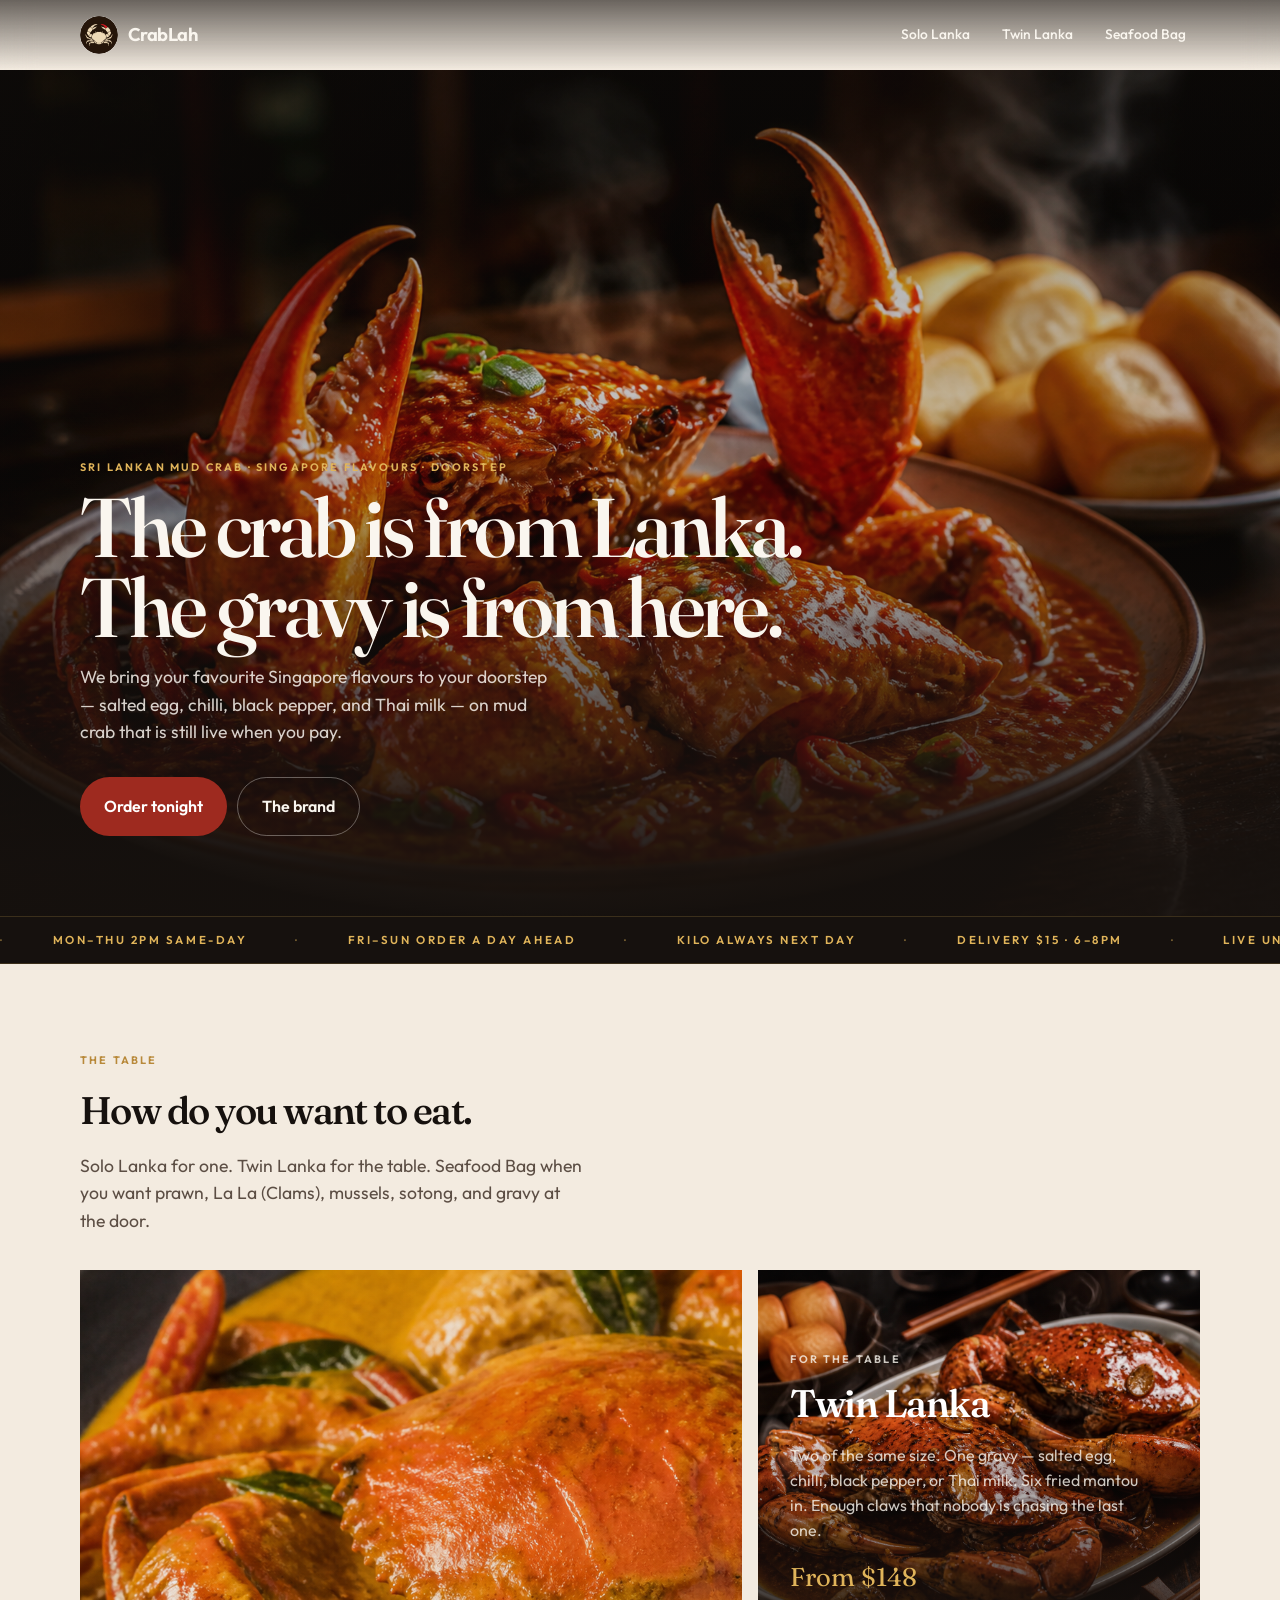
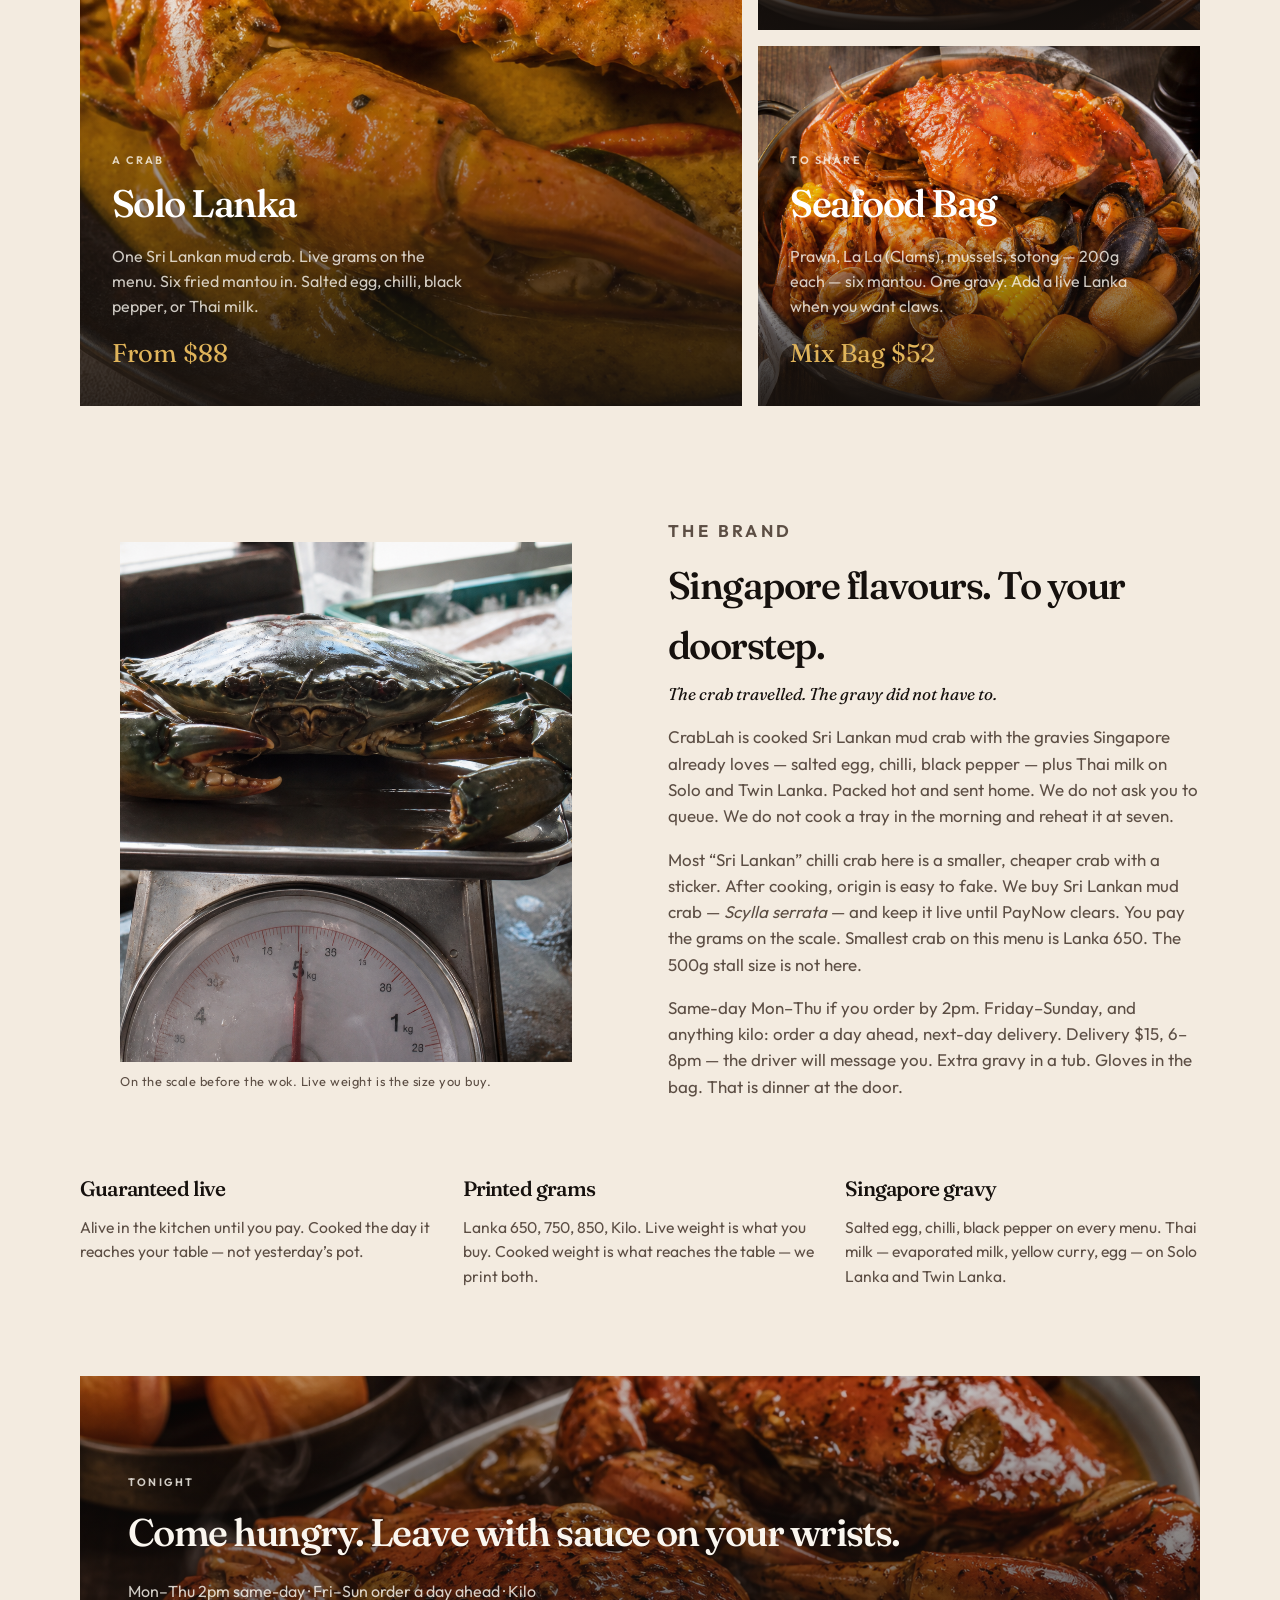
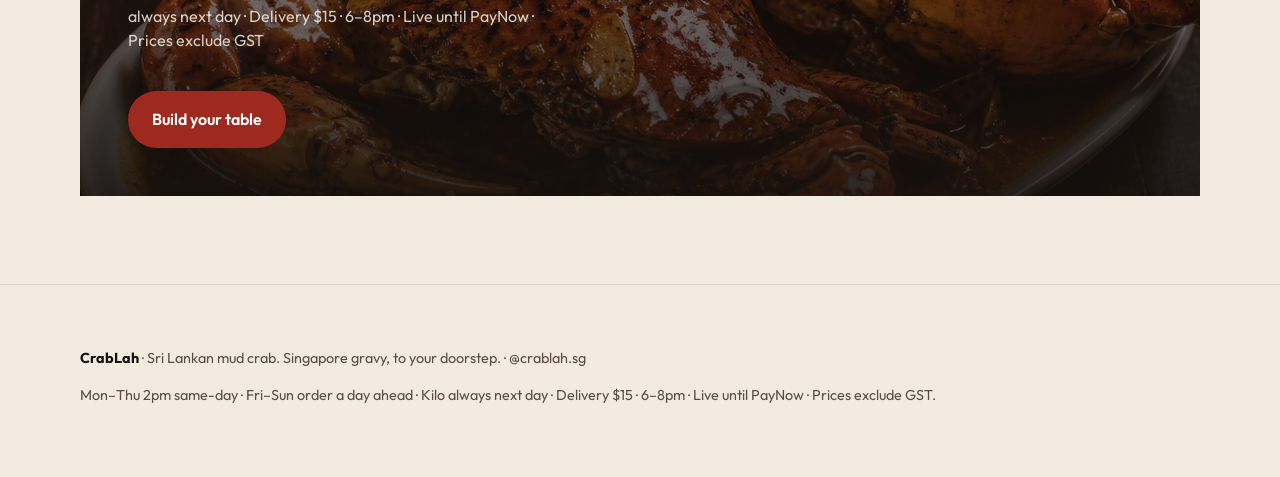
<file: website/index.html>
<!DOCTYPE html>
<html lang="en">
<head>
  <meta charset="UTF-8" />
  <meta name="viewport" content="width=device-width, initial-scale=1" />
  <title>CrabLah | Sri Lankan mud crab, Singapore gravy, to your doorstep</title>
  <meta name="description" content="CrabLah brings your favourite Singapore flavours to your doorstep — salted egg, chilli, black pepper — on live Sri Lankan mud crab. Printed grams. Cooked today." />
  <link rel="icon" href="img/logo.png" type="image/png" />
  <link rel="preconnect" href="https://fonts.googleapis.com" />
  <link rel="preconnect" href="https://fonts.gstatic.com" crossorigin />
  <link href="https://fonts.googleapis.com/css2?family=Fraunces:ital,opsz,wght@0,9..144,500;0,9..144,600;1,9..144,500&family=Outfit:wght@400;500;600&display=swap" rel="stylesheet" />
  <link rel="stylesheet" href="css/styles.css" />
</head>
<body data-page="home" class="home">
  <div id="site-header"></div>

  <section class="hero" style="background-image:url('img/hero.png')">
    <div class="wrap hero-inner">
      <p class="kicker">Sri Lankan mud crab · Singapore flavours · Doorstep</p>
      <h1>The crab is from Lanka.<br>The gravy is from here.</h1>
      <p class="lede">We bring your favourite Singapore flavours to your doorstep — salted egg, chilli, black pepper, and Thai milk — on mud crab that is still live when you pay.</p>
      <div class="hero-cta">
        <a class="btn btn-chilli btn-lg" href="#menus">Order tonight</a>
        <a class="btn btn-ghost btn-lg" href="#story">The brand</a>
      </div>
    </div>
  </section>

  <div class="ticker" aria-hidden="true">
    <div class="ticker-track">
      <span>Mon–Thu 2pm same-day</span><span>Fri–Sun order a day ahead</span><span>Kilo always next day</span><span>Delivery $15 · 6–8pm</span><span>Live until PayNow</span><span>Prices exclude GST</span>
      <span>Mon–Thu 2pm same-day</span><span>Fri–Sun order a day ahead</span><span>Kilo always next day</span><span>Delivery $15 · 6–8pm</span><span>Live until PayNow</span><span>Prices exclude GST</span>
    </div>
  </div>

  <section class="section" id="menus">
    <div class="wrap">
      <div class="section-head">
        <p class="kicker">The table</p>
        <h2>How do you want to eat.</h2>
        <p class="lede">Solo Lanka for one. Twin Lanka for the table. Seafood Bag when you want prawn, La La (Clams), mussels, sotong, and gravy at the door.</p>
      </div>
      <div class="menus">
        <a class="menu-card" href="single.html" style="background-image:url('img/single.png')">
          <div class="pad">
            <p class="kicker">A crab</p>
            <h2>Solo Lanka</h2>
            <p>One Sri Lankan mud crab. Live grams on the menu. Six fried mantou in. Salted egg, chilli, black pepper, or Thai milk.</p>
            <div class="price">From $88</div>
          </div>
        </a>
        <a class="menu-card" href="promo.html" style="background-image:url('img/twin.png')">
          <div class="pad">
            <p class="kicker">For the table</p>
            <h2>Twin Lanka</h2>
            <p>Two of the same size. One gravy — salted egg, chilli, black pepper, or Thai milk. Six fried mantou in. Enough claws that nobody is chasing the last one.</p>
            <div class="price">From $148</div>
          </div>
        </a>
        <a class="menu-card" href="boil.html" style="background-image:url('img/pot.png')">
          <div class="pad">
            <p class="kicker">To share</p>
            <h2>Seafood Bag</h2>
            <p>Prawn, La La (Clams), mussels, sotong — 200g each — six mantou. One gravy. Add a live Lanka when you want claws.</p>
            <div class="price">Mix Bag $52</div>
          </div>
        </a>
      </div>
    </div>
  </section>

  <section class="section story-section" id="story">
    <div class="wrap story">
      <figure class="story-photo">
        <img src="img/fresh.png" alt="Live Sri Lankan mud crab on the kitchen scale" />
        <figcaption>On the scale before the wok. Live weight is the size you buy.</figcaption>
      </figure>
      <div class="story-copy">
        <p class="kicker">The brand</p>
        <h2>Singapore flavours. To your doorstep.</h2>
        <p class="pull">The crab travelled. The gravy did not have to.</p>
        <p>CrabLah is cooked Sri Lankan mud crab with the gravies Singapore already loves — salted egg, chilli, black pepper — plus Thai milk on Solo and Twin Lanka. Packed hot and sent home. We do not ask you to queue. We do not cook a tray in the morning and reheat it at seven.</p>
        <p>Most “Sri Lankan” chilli crab here is a smaller, cheaper crab with a sticker. After cooking, origin is easy to fake. We buy Sri Lankan mud crab — <i>Scylla serrata</i> — and keep it live until PayNow clears. You pay the grams on the scale. Smallest crab on this menu is Lanka 650. The 500g stall size is not here.</p>
        <p>Same-day Mon–Thu if you order by 2pm. Friday–Sunday, and anything kilo: order a day ahead, next-day delivery. Delivery $15, 6–8pm — the driver will message you. Extra gravy in a tub. Gloves in the bag. That is dinner at the door.</p>
      </div>
    </div>
    <div class="wrap">
      <div class="proofs">
        <div class="proof">
          <h3>Guaranteed live</h3>
          <p>Alive in the kitchen until you pay. Cooked the day it reaches your table — not yesterday’s pot.</p>
        </div>
        <div class="proof">
          <h3>Printed grams</h3>
          <p>Lanka 650, 750, 850, Kilo. Live weight is what you buy. Cooked weight is what reaches the table — we print both.</p>
        </div>
        <div class="proof">
          <h3>Singapore gravy</h3>
          <p>Salted egg, chilli, black pepper on every menu. Thai milk — evaporated milk, yellow curry, egg — on Solo Lanka and Twin Lanka.</p>
        </div>
      </div>
    </div>
  </section>

  <section class="section close">
    <div class="wrap close-inner" style="background-image:url('img/twin.png')">
      <p class="kicker">Tonight</p>
      <h2>Come hungry. Leave with sauce on your wrists.</h2>
      <p>Mon–Thu 2pm same-day · Fri–Sun order a day ahead · Kilo always next day · Delivery $15 · 6–8pm · Live until PayNow · Prices exclude GST</p>
      <a class="btn btn-chilli btn-lg" href="#menus">Build your table</a>
    </div>
  </section>

  <div id="site-footer"></div>
  <script src="js/config.js"></script>
  <script src="js/products.js"></script>
  <script src="js/ui.js"></script>
  <script src="js/app.js"></script>
</body>
</html>
</file>
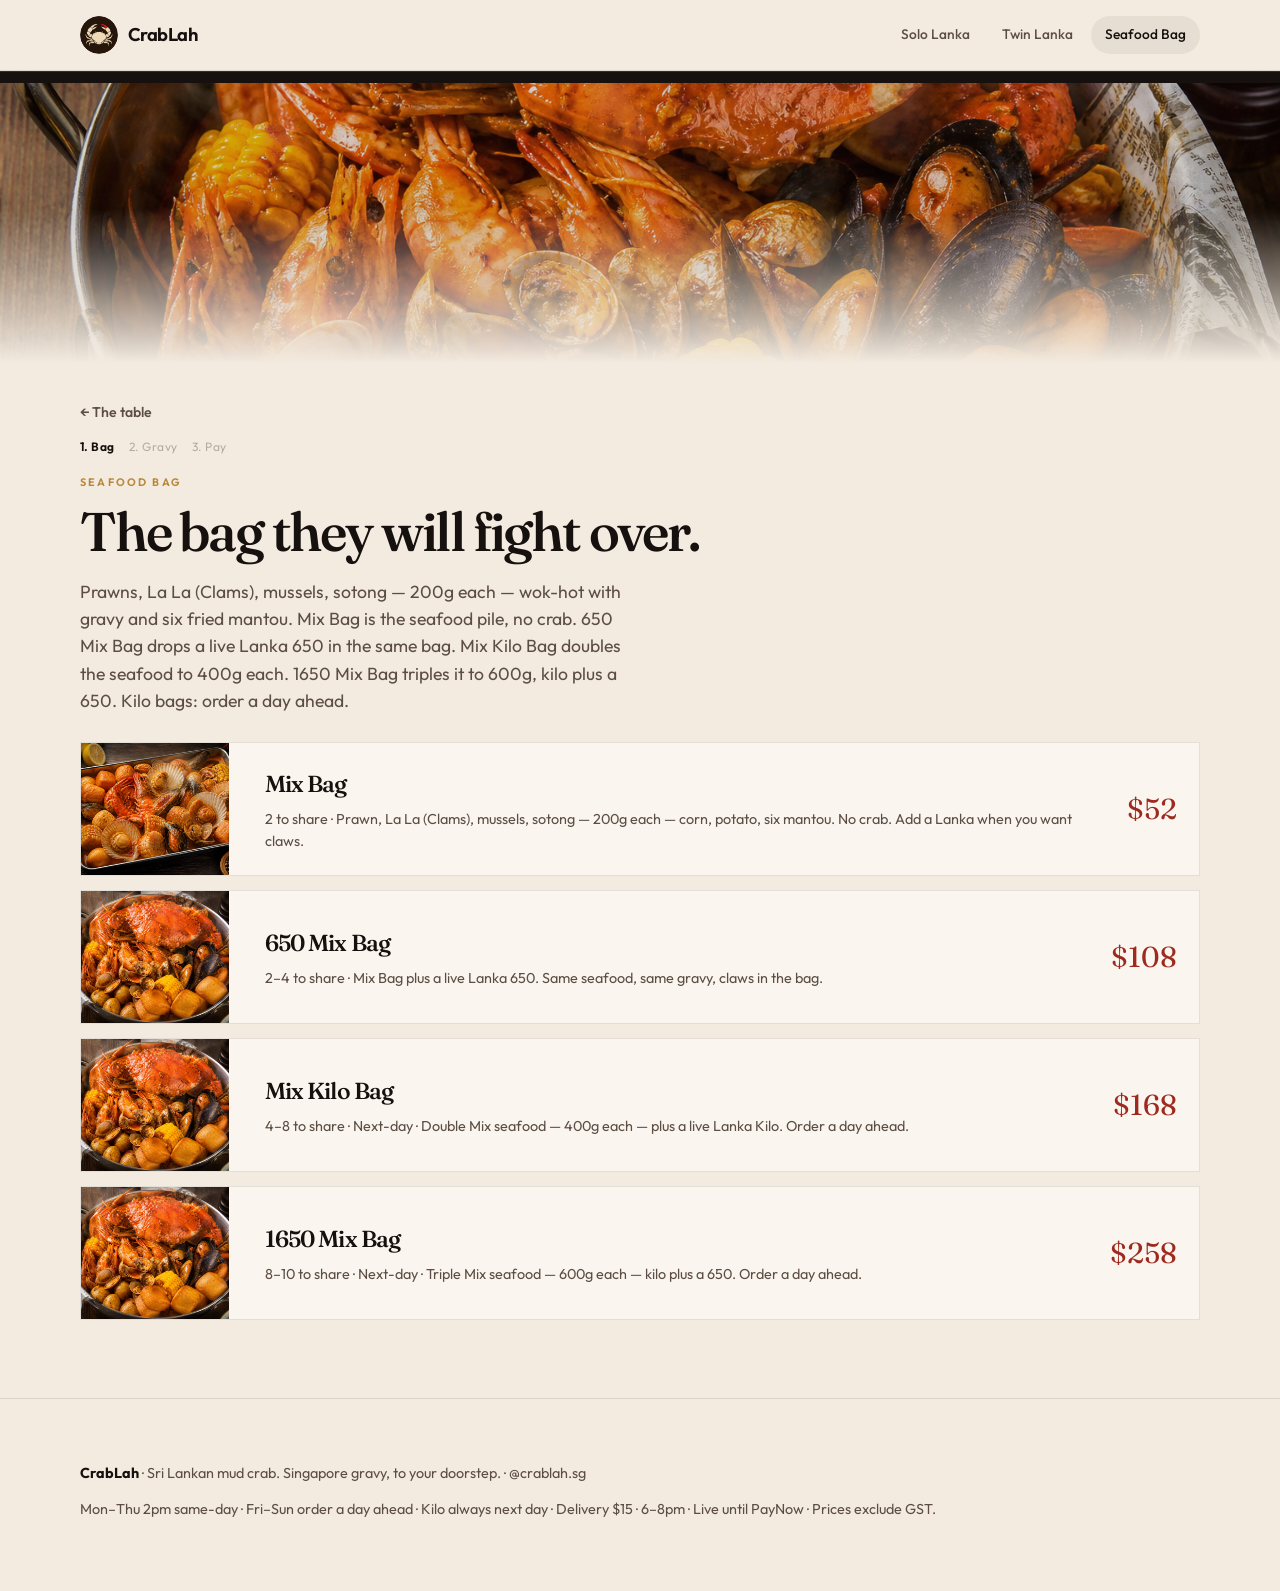
<file: website/boil.html>
<!DOCTYPE html>
<html lang="en">
<head>
  <meta charset="UTF-8" />
  <meta name="viewport" content="width=device-width, initial-scale=1" />
  <title>Seafood Bag | CrabLah</title>
  <link rel="icon" href="img/logo.png" type="image/png" />
  <link rel="preconnect" href="https://fonts.googleapis.com" />
  <link rel="preconnect" href="https://fonts.gstatic.com" crossorigin />
  <link href="https://fonts.googleapis.com/css2?family=Fraunces:opsz,wght@9..144,500;9..144,600&family=Outfit:wght@400;500;600&display=swap" rel="stylesheet" />
  <link rel="stylesheet" href="css/styles.css" />
</head>
<body data-page="boil">
  <div id="site-header"></div>
  <div class="banner" style="background-image:url('img/pot.png')"></div>
  <main class="page" style="padding-top:0">
    <div class="wrap">
      <a class="back" href="index.html">← The table</a>
      <div class="steps"><span class="on">1. Bag</span><span>2. Gravy</span><span>3. Pay</span></div>
      <p class="kicker">Seafood Bag</p>
      <h1>The bag they will fight over.</h1>
      <p class="lede page-intro">Prawns, La La (Clams), mussels, sotong — 200g each — wok-hot with gravy and six fried mantou. Mix Bag is the seafood pile, no crab. 650 Mix Bag drops a live Lanka 650 in the same bag. Mix Kilo Bag doubles the seafood to 400g each. 1650 Mix Bag triples it to 600g, kilo plus a 650. Kilo bags: order a day ahead.</p>
      <div id="boil-list" style="margin-top:28px"></div>
    </div>
  </main>
  <div id="site-footer"></div>
  <script src="js/config.js"></script>
  <script src="js/products.js"></script>
  <script src="js/ui.js"></script>
  <script src="js/app.js"></script>
</body>
</html>
</file>
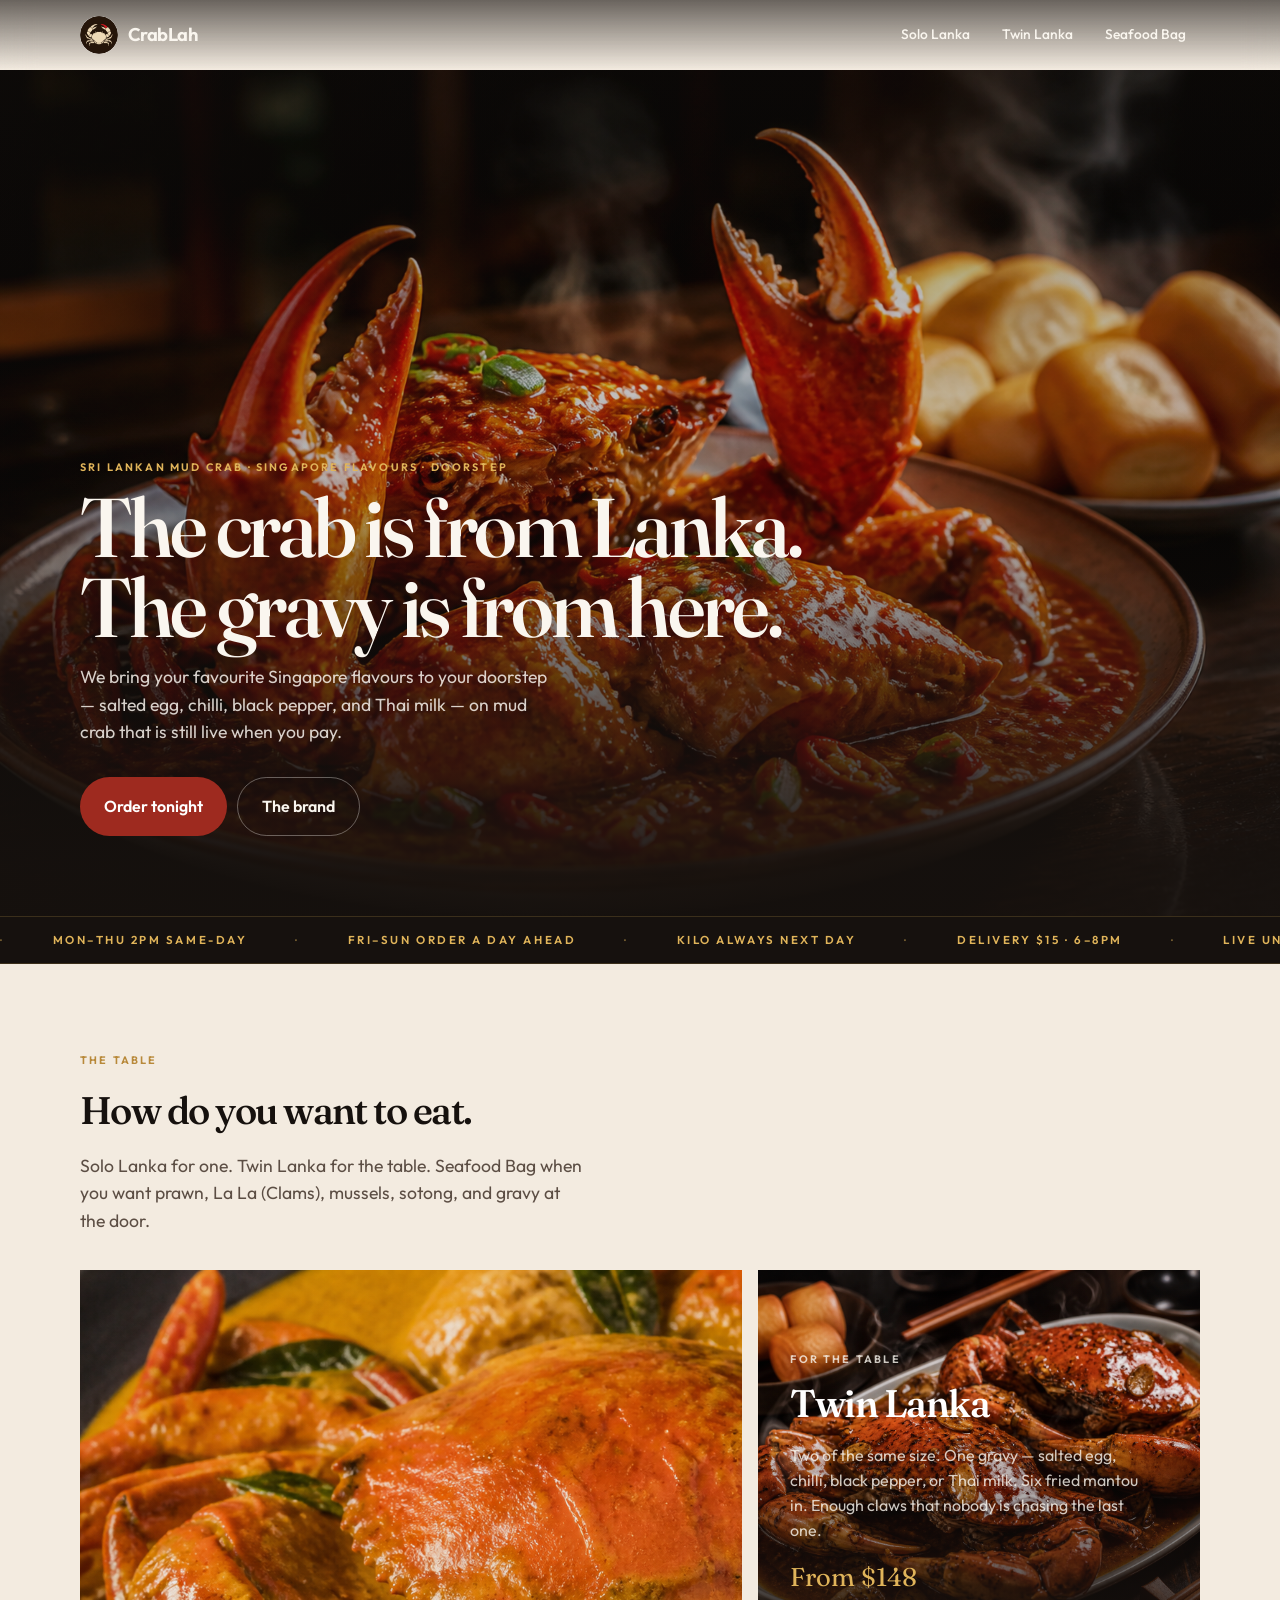
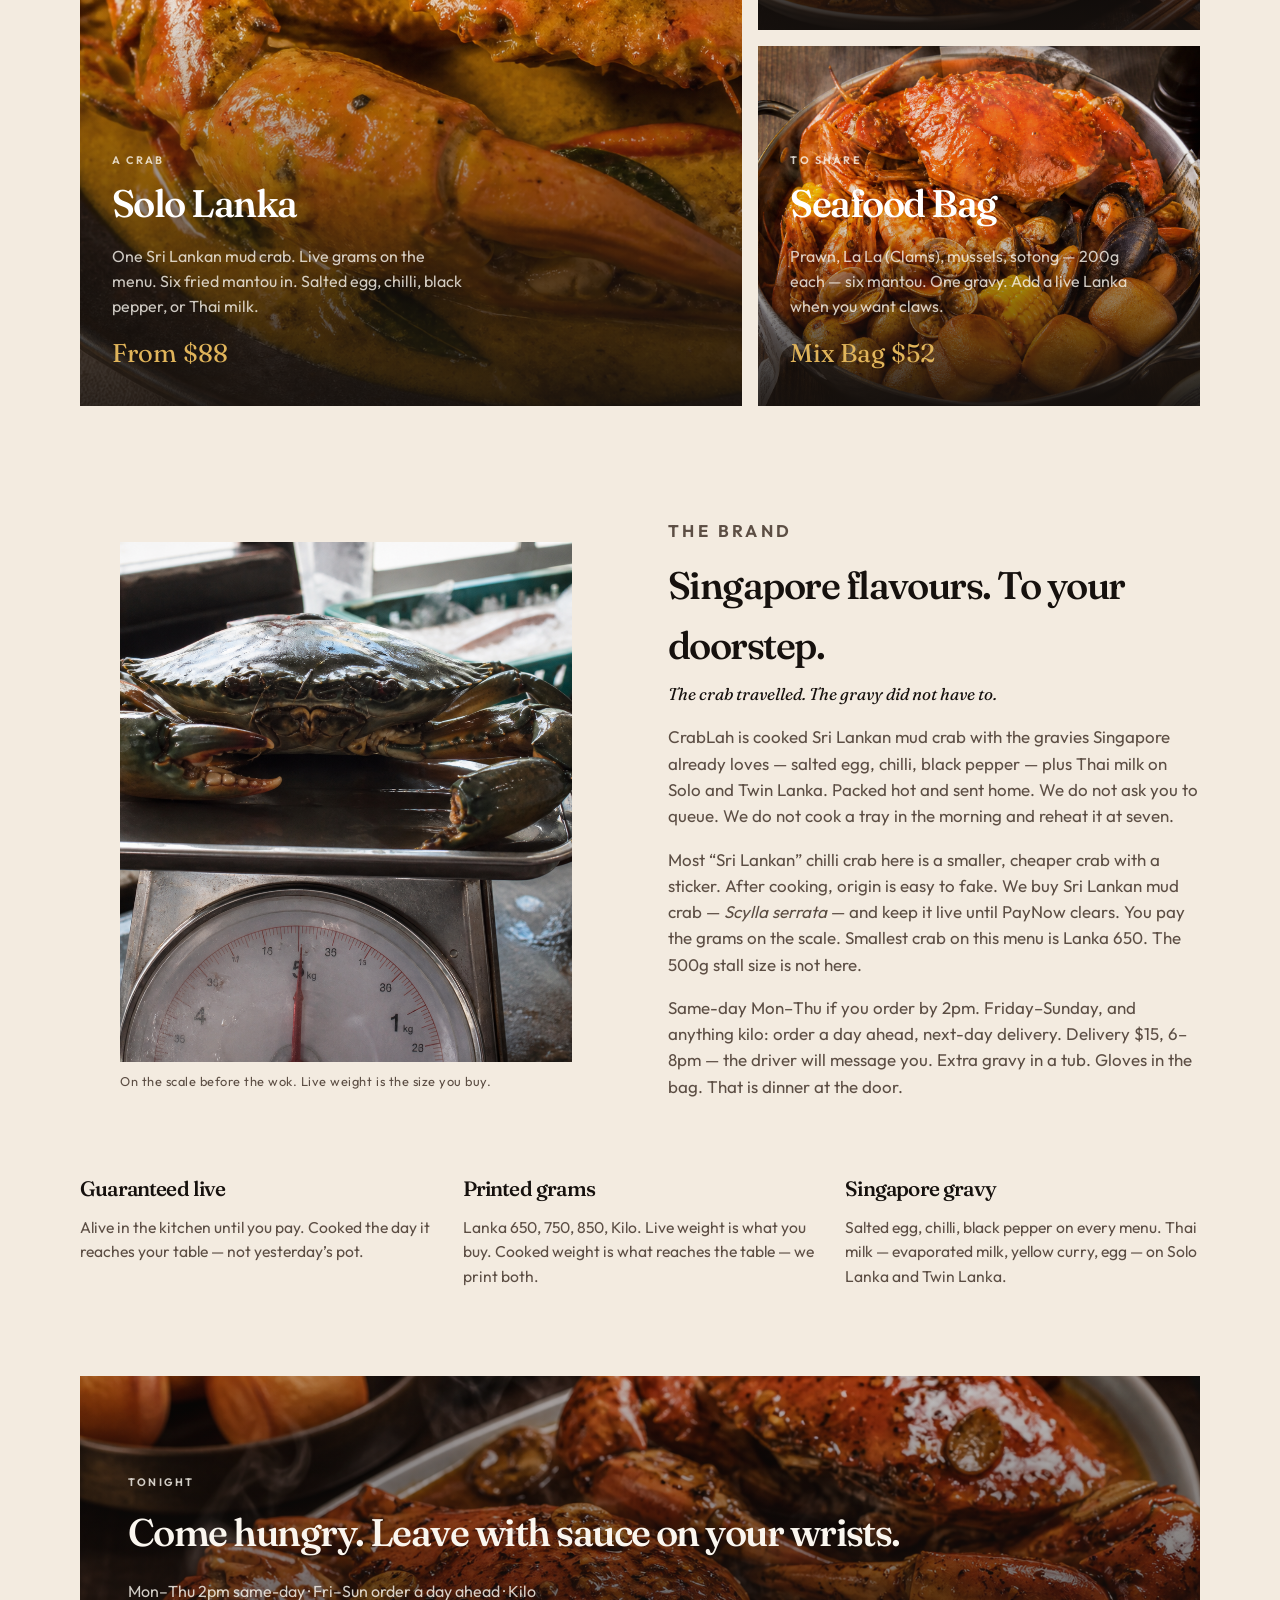
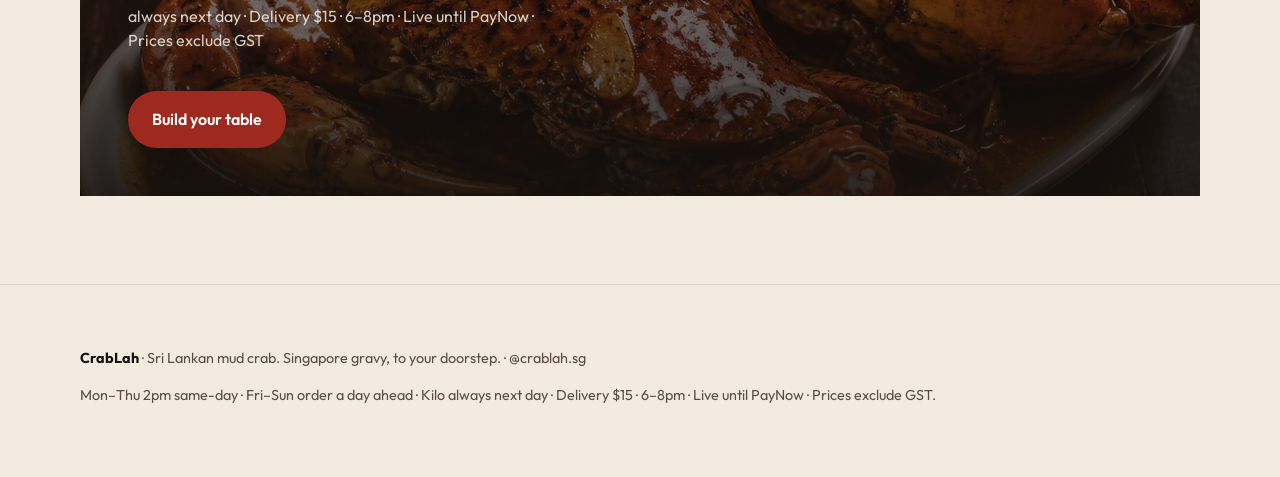
<file: website/build.html>
<!DOCTYPE html>
<html lang="en">
<head>
  <meta charset="UTF-8" />
  <meta name="viewport" content="width=device-width, initial-scale=1" />
  <title>Build your order | CrabLah</title>
  <link rel="preconnect" href="https://fonts.googleapis.com" />
  <link rel="preconnect" href="https://fonts.gstatic.com" crossorigin />
  <link href="https://fonts.googleapis.com/css2?family=Fraunces:opsz,wght@9..144,600&family=Outfit:wght@400;500;600;700&display=swap" rel="stylesheet" />
  <link rel="icon" href="img/logo.png" type="image/png" />
  <link rel="stylesheet" href="css/styles.css" />
</head>
<body data-page="build">
  <div id="site-header"></div>
  <main class="page has-sticky" id="build-root">
    <div class="wrap">
      <a class="back" id="back-link" href="single.html">← Back</a>
      <div class="steps"><span>1. Size</span><span class="on">2. Gravy</span><span>3. Pay</span></div>
      <p class="kicker">Gravy</p>
      <h1 id="build-title">Your order</h1>
      <p class="lede" id="build-sub"></p>

      <div class="panel">
        <h2>The gravy</h2>
        <p>The crab travelled from Lanka. Seafood Bag: salted egg, chilli (mild or more spicy), or black pepper. Solo and Twin Lanka also have Thai milk.</p>
        <p id="flavour-copy"></p>
        <div class="chip-row" id="flavour-chips"></div>
      </div>

      <div id="build-extras"></div>
    </div>
  </main>
  <div class="sticky">
    <div class="sticky-inner">
      <div class="sum">
        <b id="sticky-price">$0</b>
        <span id="sticky-note"></span>
      </div>
      <button class="btn btn-chilli btn-lg" type="button" id="go-checkout" style="width:auto">Checkout</button>
    </div>
  </div>
  <script src="js/config.js"></script>
  <script src="js/products.js"></script>
  <script src="js/ui.js"></script>
  <script src="js/app.js"></script>
</body>
</html>
</file>
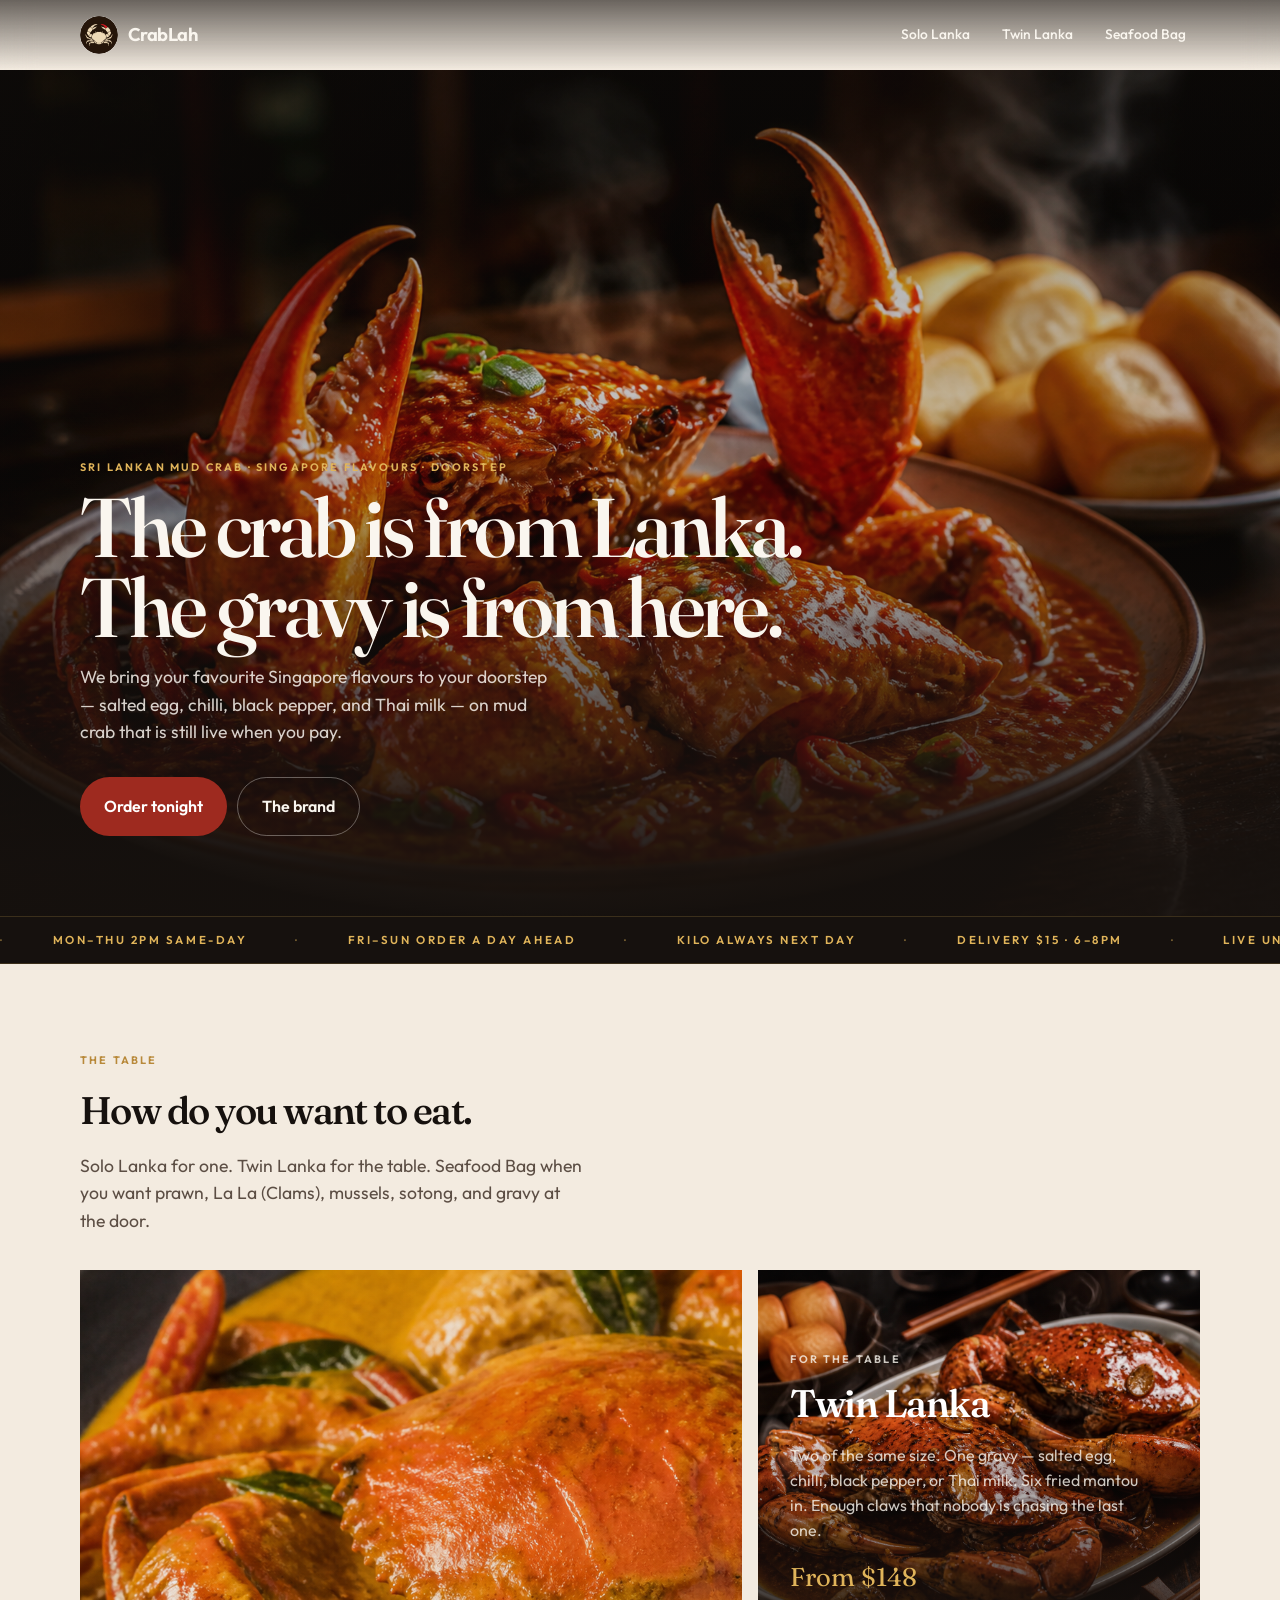
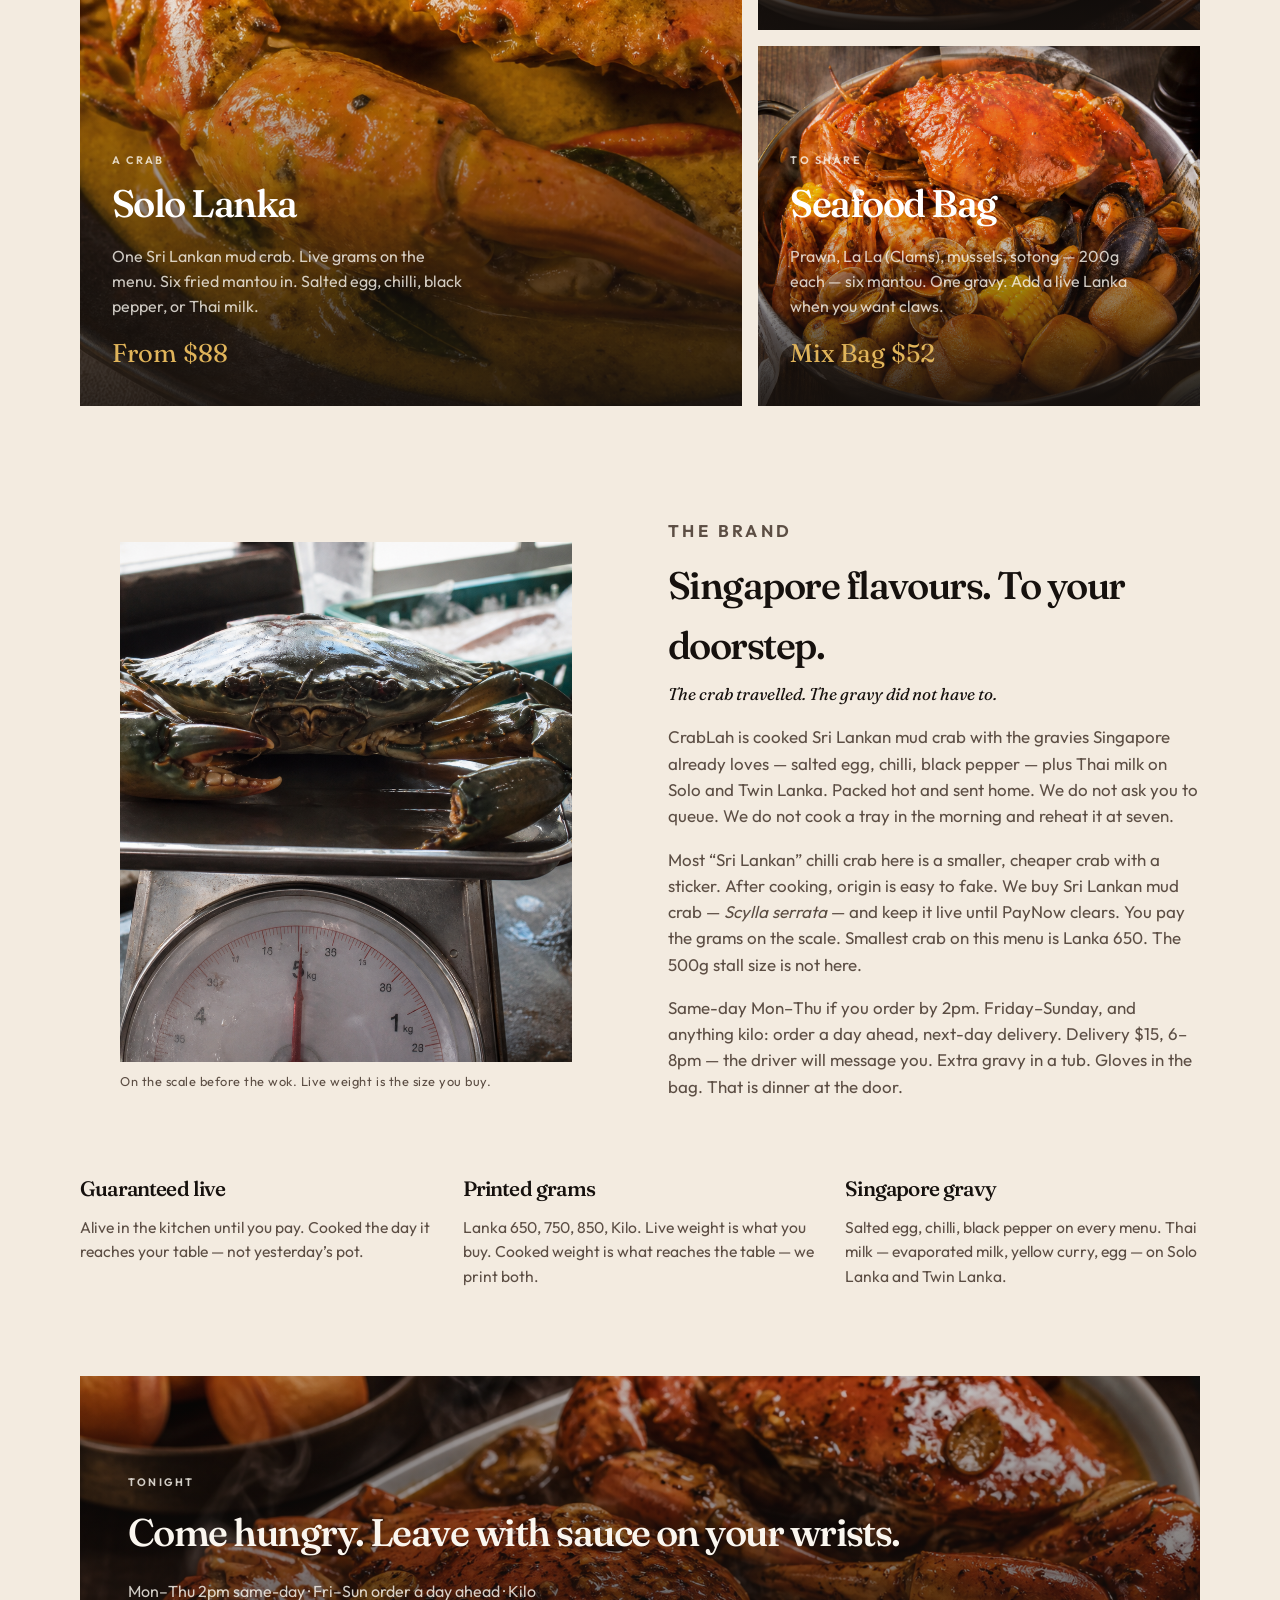
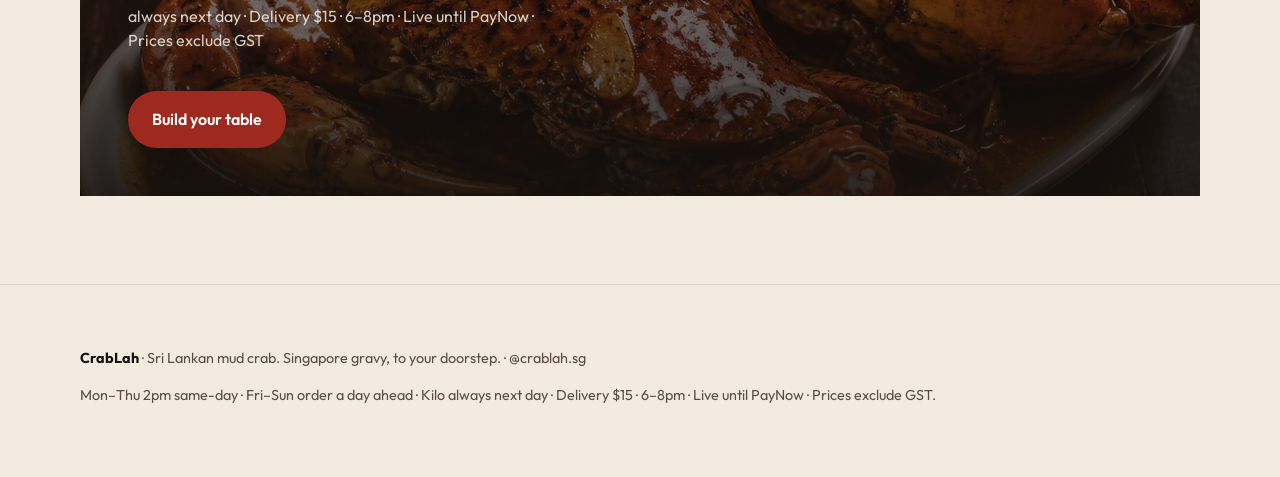
<file: website/checkout.html>
<!DOCTYPE html>
<html lang="en">
<head>
  <meta charset="UTF-8" />
  <meta name="viewport" content="width=device-width, initial-scale=1" />
  <title>Checkout | CrabLah</title>
  <link rel="icon" href="img/logo.png" type="image/png" />
  <link rel="preconnect" href="https://fonts.googleapis.com" />
  <link rel="preconnect" href="https://fonts.gstatic.com" crossorigin />
  <link href="https://fonts.googleapis.com/css2?family=Fraunces:opsz,wght@9..144,600&family=Outfit:wght@400;500;600;700&display=swap" rel="stylesheet" />
  <link rel="stylesheet" href="css/styles.css" />
</head>
<body data-page="checkout">
  <div id="site-header"></div>
  <main class="page">
    <div class="wrap checkout-wrap">
      <a class="back" href="javascript:history.back()">← Back to gravy</a>
      <div class="steps"><span class="on">1. Delivery</span><span>2. Pay</span><span>3. Confirm</span></div>
      <p class="kicker">Tonight</p>
      <h1>Where should dinner land?</h1>
      <p class="lede">Last order 2pm Mon–Thu for same-day. Friday–Sunday and kilo: order a day ahead, next-day delivery. Islandwide $15 · 6–8pm. Prices exclude GST.</p>

      <div class="panel">
        <h2>Your order</h2>
        <div id="order-lines"></div>
        <div class="line"><span>Food</span><b id="sum-food">$0</b></div>
        <div class="line"><span>Delivery</span><b id="sum-del">$0</b></div>
        <div class="line"><span>Total</span><b id="sum-total">$0</b></div>
      </div>

      <form class="form" id="checkout-form">
        <p class="fulfil-note">Islandwide delivery $15 · 6–8pm. The driver will message you.</p>
        <label for="name">Name</label>
        <input id="name" required autocomplete="name" />
        <label for="phone">Mobile</label>
        <input id="phone" required inputmode="tel" placeholder="9xxx xxxx" />
        <label for="address">Address</label>
        <input id="address" required placeholder="Block, street, building" />
        <label for="unit">Unit</label>
        <input id="unit" placeholder="#12-34" />
        <label for="postal">Postal code</label>
        <input id="postal" required inputmode="numeric" maxlength="6" />
        <label for="date">Delivery date</label>
        <input id="date" type="date" required />
        <p class="when-copy" id="when-copy"></p>
        <label for="notes">Notes</label>
        <textarea id="notes" rows="3" placeholder="No chilli padi, extra gravy, leave with guard…"></textarea>
        <p style="margin-top:22px"><button class="btn btn-ink btn-lg btn-block" type="submit">Make payment</button></p>
      </form>
    </div>
  </main>
  <div id="site-footer"></div>
  <script src="js/config.js"></script>
  <script src="js/products.js"></script>
  <script src="js/ui.js"></script>
  <script src="js/crm.js"></script>
  <script src="js/app.js"></script>
</body>
</html>
</file>
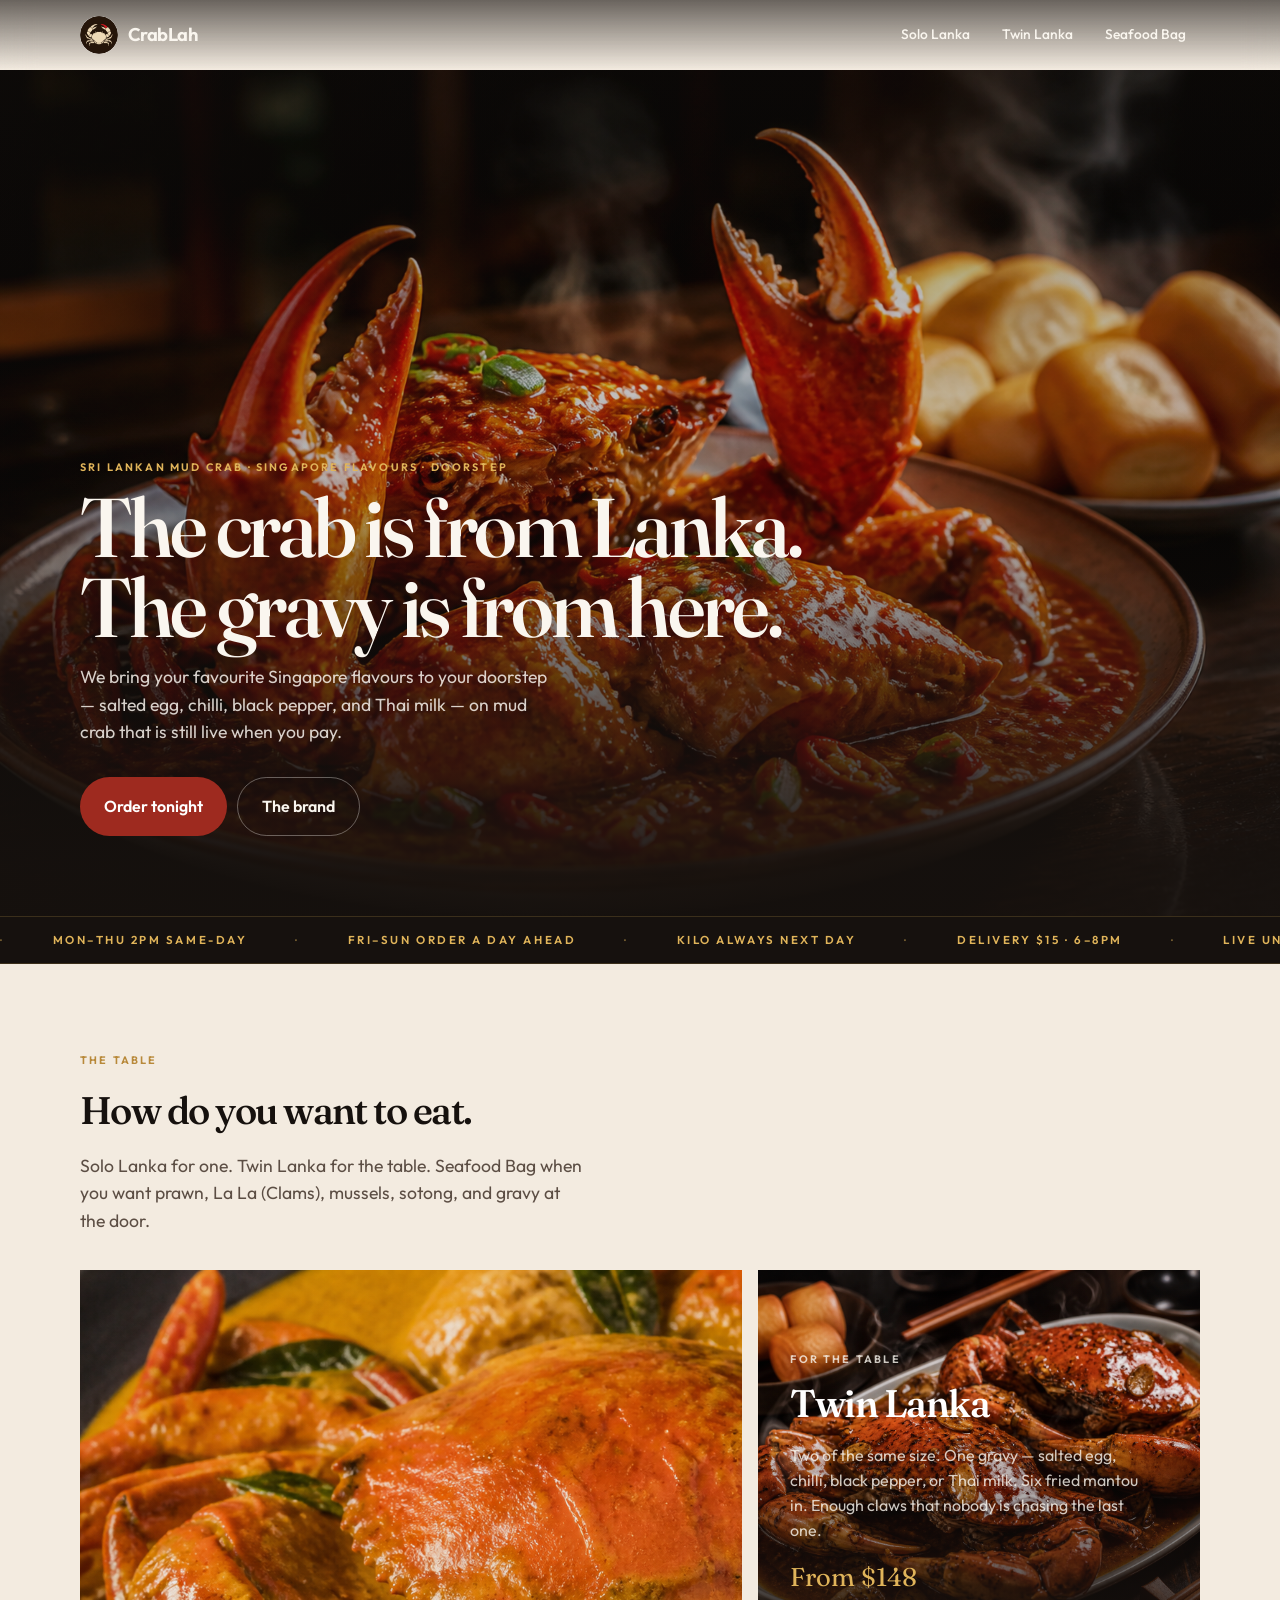
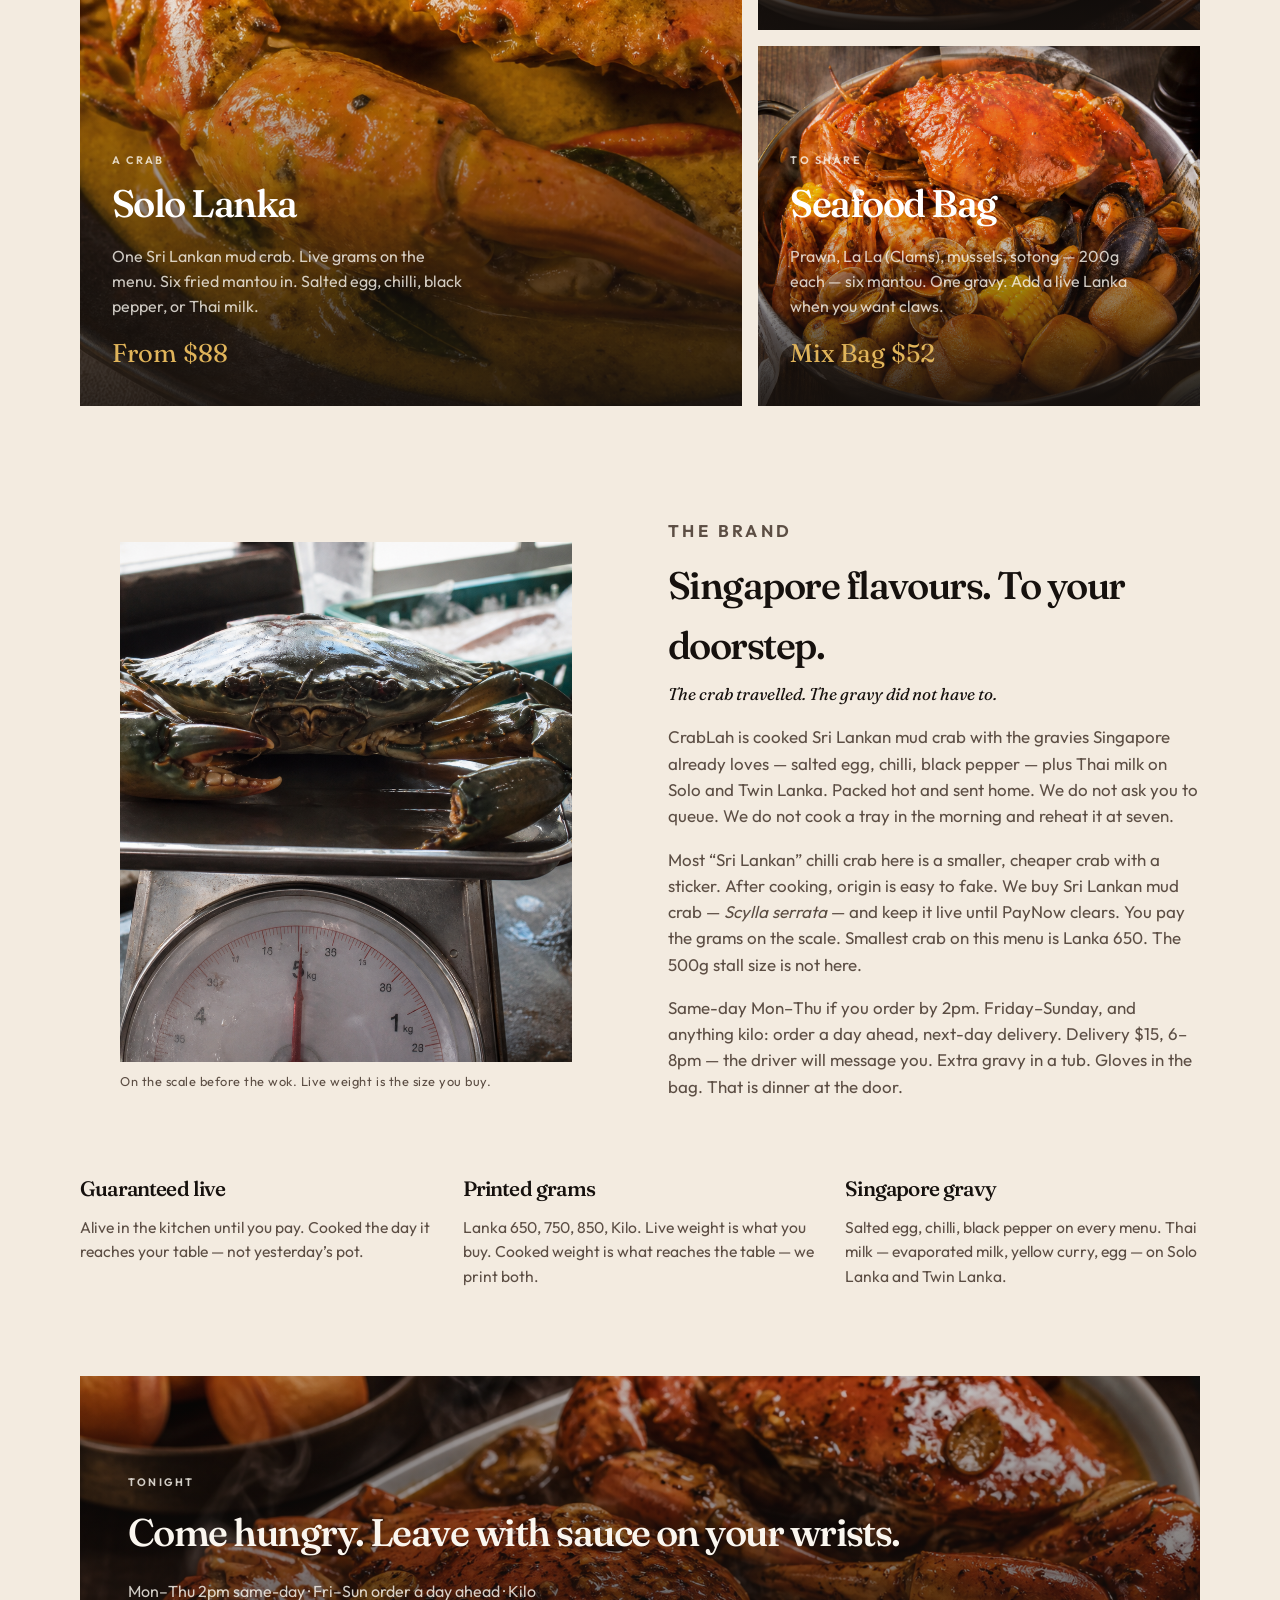
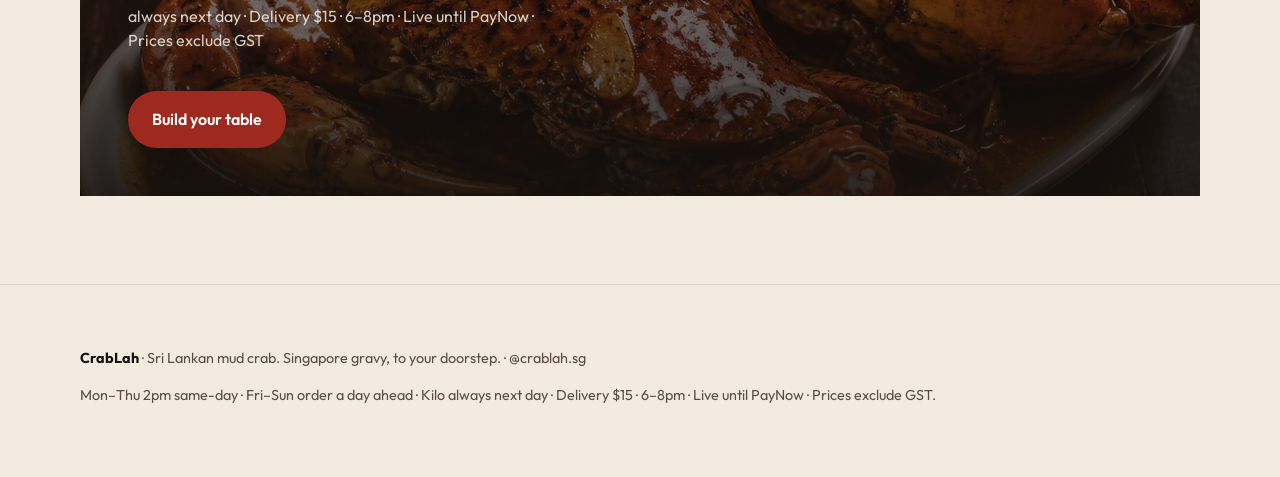
<file: website/confirm.html>
<!DOCTYPE html>
<html lang="en">
<head>
  <meta charset="UTF-8" />
  <meta name="viewport" content="width=device-width, initial-scale=1" />
  <title>Confirm order | CrabLah</title>
  <link rel="icon" href="img/logo.png" type="image/png" />
  <link rel="preconnect" href="https://fonts.googleapis.com" />
  <link rel="preconnect" href="https://fonts.gstatic.com" crossorigin />
  <link href="https://fonts.googleapis.com/css2?family=Fraunces:opsz,wght@9..144,600&family=Outfit:wght@400;500;600;700&display=swap" rel="stylesheet" />
  <link rel="stylesheet" href="css/styles.css" />
</head>
<body data-page="confirm">
  <div id="site-header"></div>
  <main class="page">
    <div class="wrap checkout-wrap">
      <a class="back" href="pay.html">← Back to payment</a>
      <div class="steps"><span>1. Delivery</span><span>2. Pay</span><span class="on">3. Confirm</span></div>
      <p class="kicker">Check this</p>
      <h1>Confirm your order</h1>
      <p class="lede">Make sure the address and mobile are right. Click on confirm below to send us your order through WhatsApp.</p>

      <div class="panel" id="review-details"></div>
      <div class="panel" id="review-order"></div>

      <p class="note" style="margin: 18px 0 12px">If something is wrong, go back and change it before you confirm.</p>
      <a class="btn btn-chilli btn-lg btn-block" id="confirm-order" href="confirmed.html">Confirm order</a>
    </div>
  </main>
  <div id="site-footer"></div>
  <script src="js/config.js"></script>
  <script src="js/products.js"></script>
  <script src="js/ui.js"></script>
  <script src="js/crm.js"></script>
  <script src="js/app.js"></script>
</body>
</html>
</file>
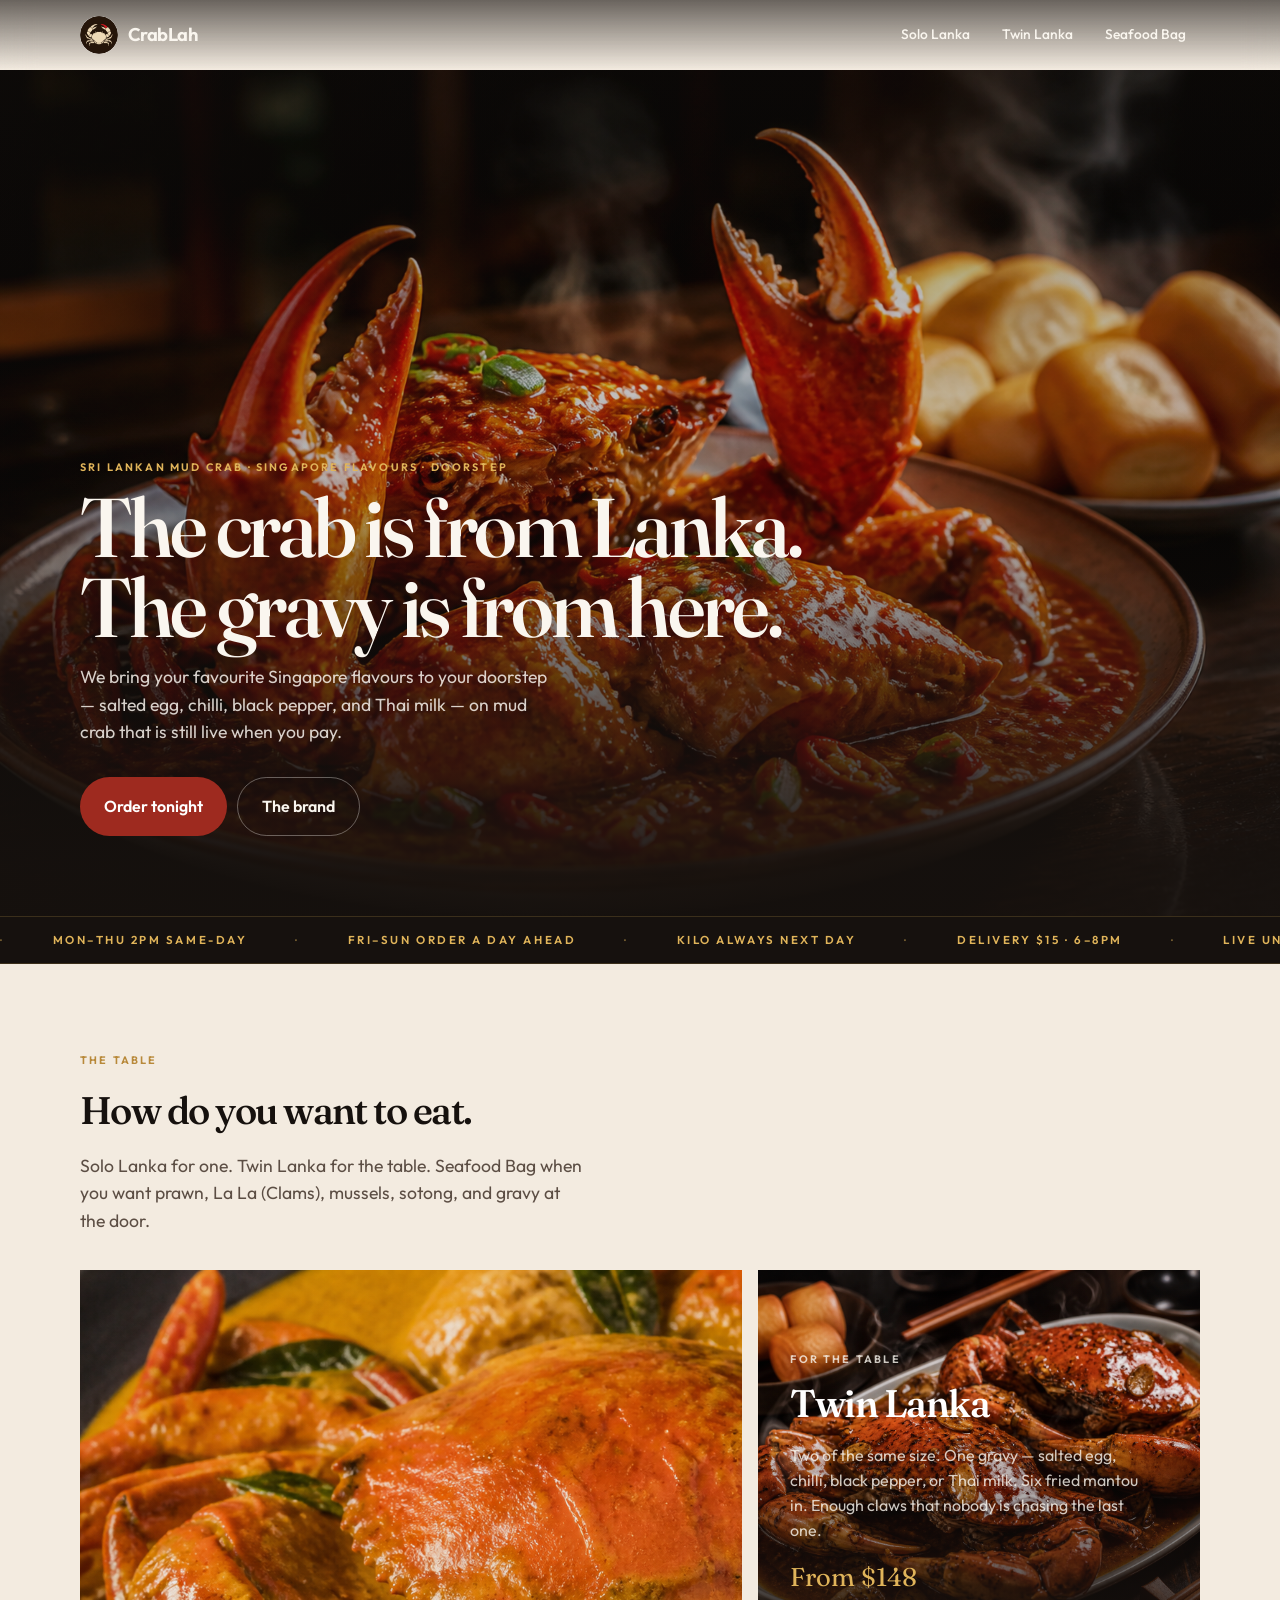
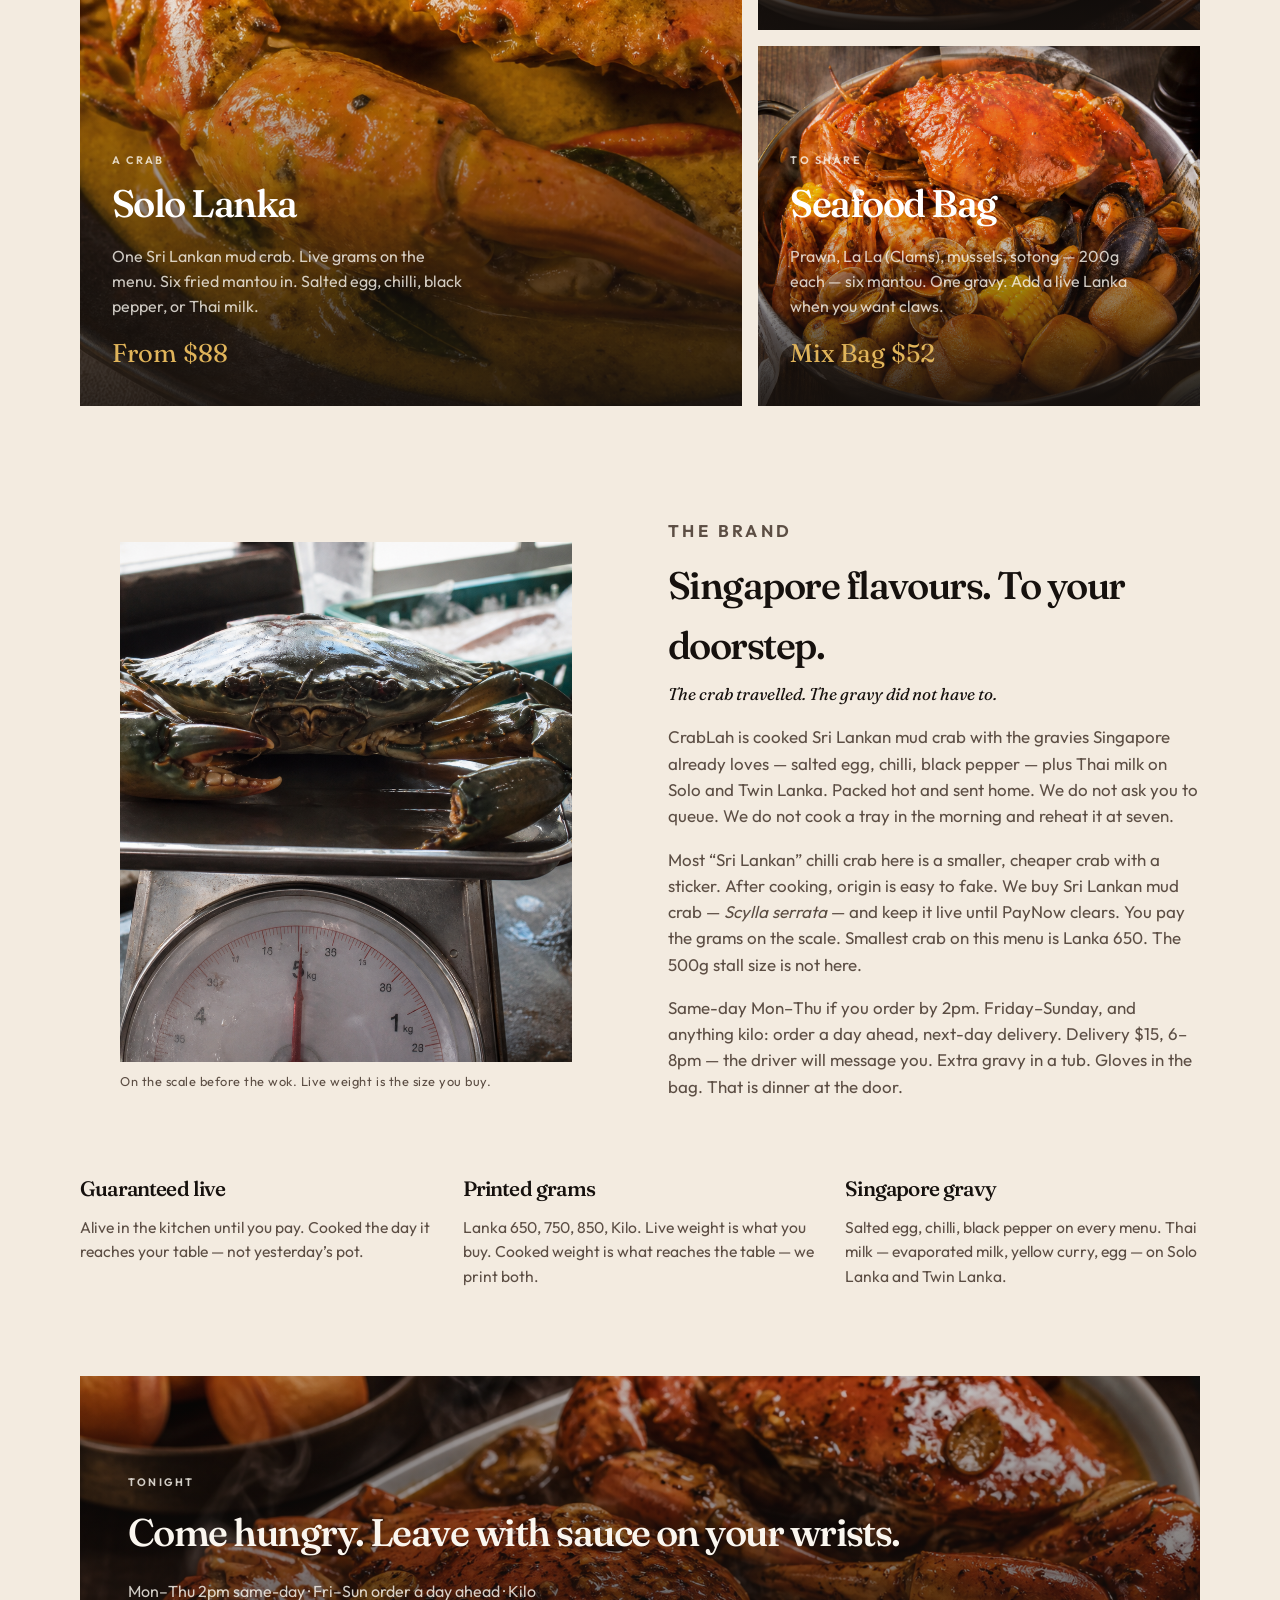
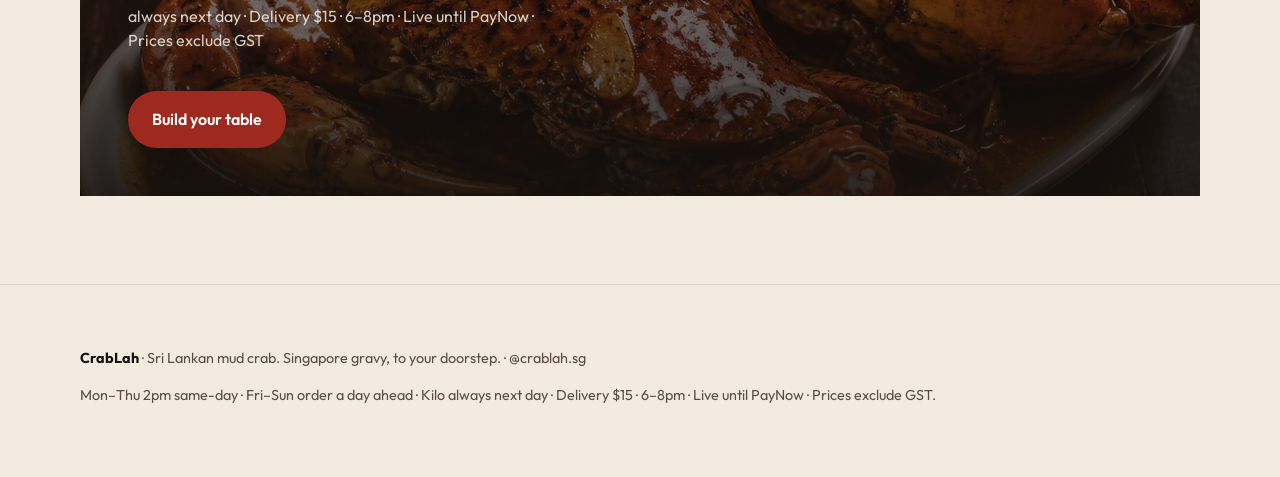
<file: website/confirmed.html>
<!DOCTYPE html>
<html lang="en">
<head>
  <meta charset="UTF-8" />
  <meta name="viewport" content="width=device-width, initial-scale=1" />
  <title>Order confirmed | CrabLah</title>
  <link rel="icon" href="img/logo.png" type="image/png" />
  <link rel="preconnect" href="https://fonts.googleapis.com" />
  <link rel="preconnect" href="https://fonts.gstatic.com" crossorigin />
  <link href="https://fonts.googleapis.com/css2?family=Fraunces:opsz,wght@9..144,600&family=Outfit:wght@400;500;600;700&display=swap" rel="stylesheet" />
  <link rel="stylesheet" href="css/styles.css" />
</head>
<body data-page="confirmed">
  <div id="site-header"></div>
  <main class="page">
    <div class="wrap checkout-wrap">
      <p class="kicker">Done</p>
      <h1>Order confirmed</h1>
      <p class="lede" id="confirmed-lede">We have your order. Keep this receipt. Delivery 6–8pm — the driver will message you.</p>

      <div class="panel receipt" id="receipt"></div>

      <div class="receipt-actions">
        <button class="btn btn-ink btn-lg" type="button" id="save-receipt">Save PDF</button>
        <button class="btn btn-ghost btn-lg" type="button" id="download-receipt">Download</button>
      </div>
      <p style="margin-top:28px"><a class="back" href="index.html">← Back to the table</a></p>
    </div>
  </main>
  <div id="site-footer"></div>
  <script src="js/config.js"></script>
  <script src="js/products.js"></script>
  <script src="js/ui.js"></script>
  <script src="js/app.js"></script>
</body>
</html>
</file>
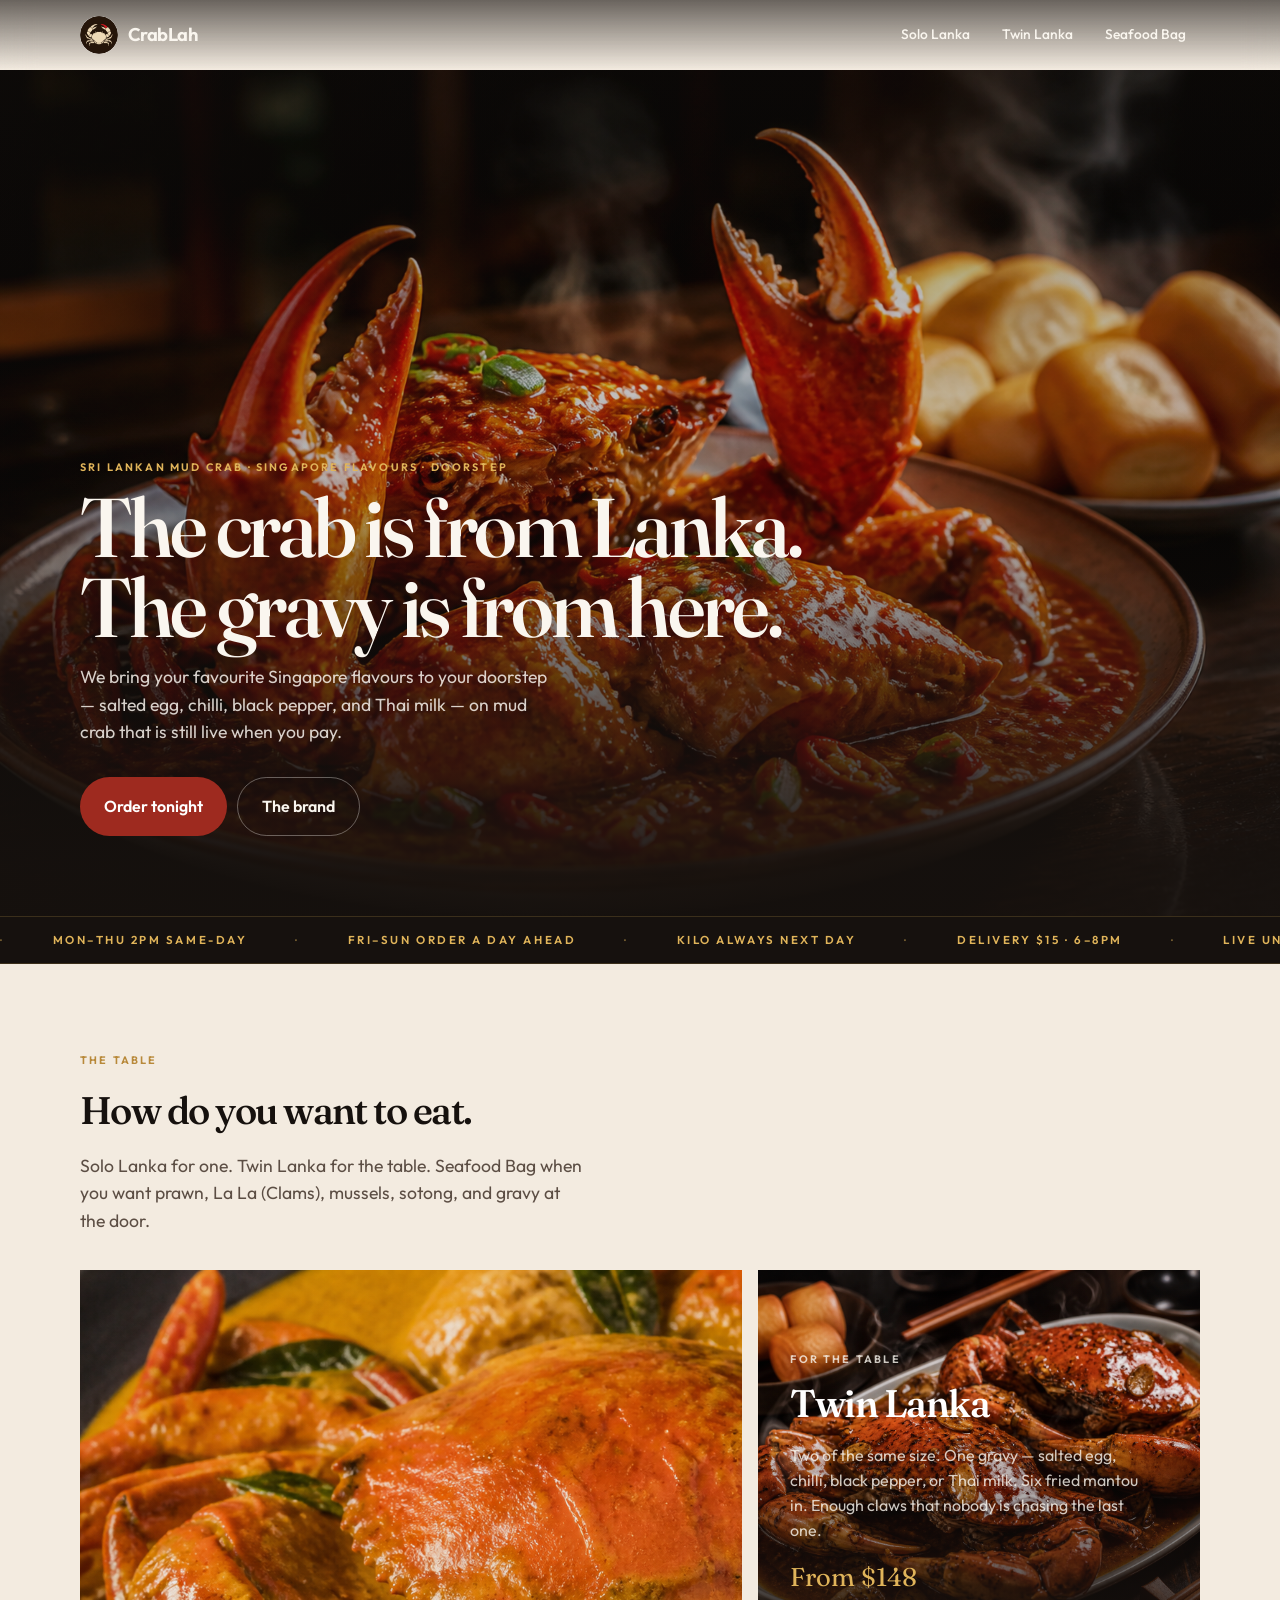
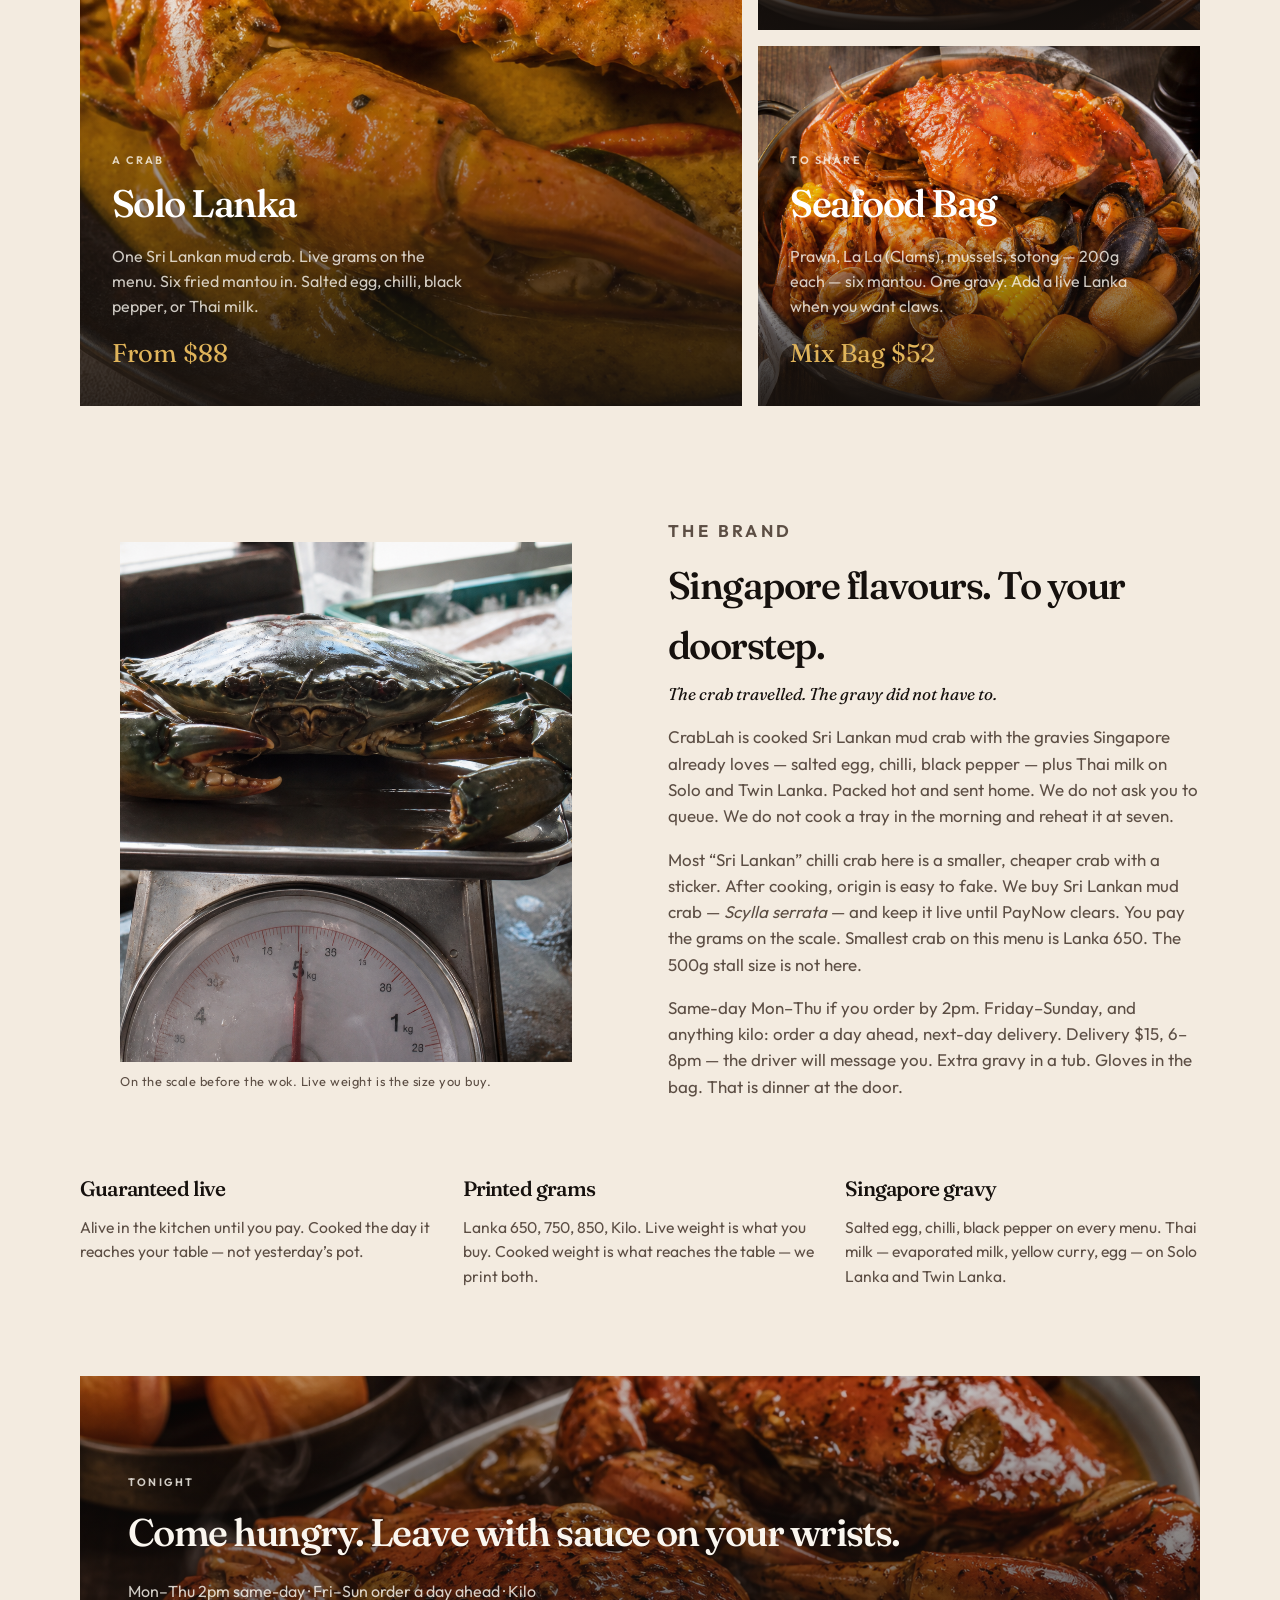
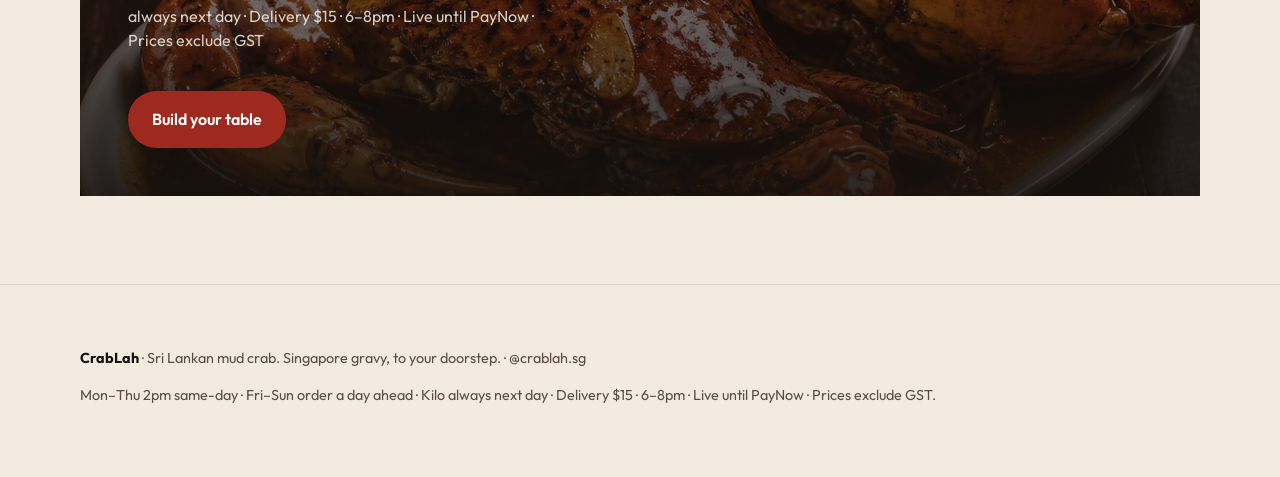
<file: website/pay.html>
<!DOCTYPE html>
<html lang="en">
<head>
  <meta charset="UTF-8" />
  <meta name="viewport" content="width=device-width, initial-scale=1" />
  <title>Pay | CrabLah</title>
  <link rel="icon" href="img/logo.png" type="image/png" />
  <link rel="preconnect" href="https://fonts.googleapis.com" />
  <link rel="preconnect" href="https://fonts.gstatic.com" crossorigin />
  <link href="https://fonts.googleapis.com/css2?family=Fraunces:opsz,wght@9..144,600&family=Outfit:wght@400;500;600;700&display=swap" rel="stylesheet" />
  <link rel="stylesheet" href="css/styles.css" />
</head>
<body data-page="pay">
  <div id="site-header"></div>
  <main class="page">
    <div class="wrap checkout-wrap">
      <a class="back" href="checkout.html">← Back to delivery</a>
      <div class="steps"><span>1. Delivery</span><span class="on">2. Pay</span><span>3. Confirm</span></div>

      <div class="pay-card">
        <h1>Scan this QR</h1>
        <p class="pay-amount" id="pay-amount">$0</p>
        <img class="paynow-qr" src="img/paynow-qr.jpg" alt="PayNow QR" width="280" height="280" />
        <p class="pay-hint">Pay this amount. Remarks: <b id="pay-ref"></b></p>
        <a class="btn btn-chilli btn-lg btn-block" href="confirm.html">Payment done</a>
      </div>
    </div>
  </main>
  <div id="site-footer"></div>
  <script src="js/config.js"></script>
  <script src="js/products.js"></script>
  <script src="js/ui.js"></script>
  <script src="js/app.js"></script>
</body>
</html>
</file>
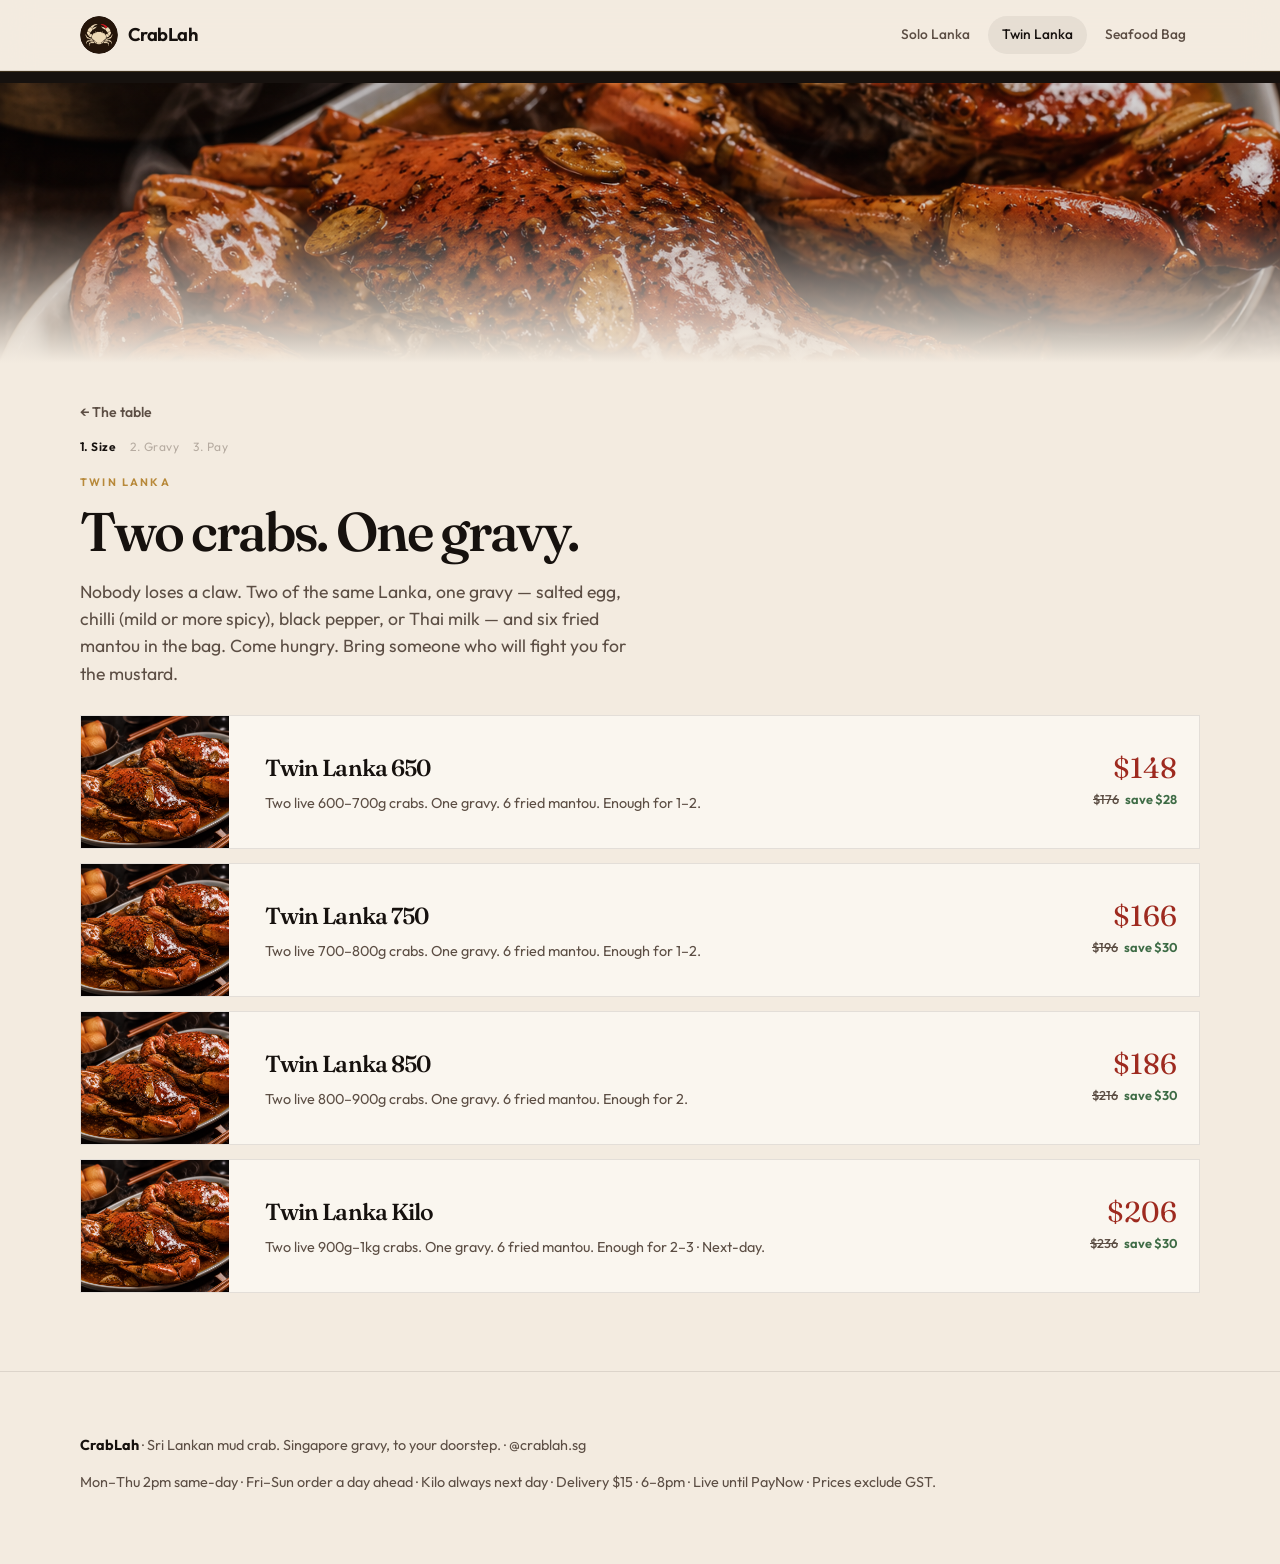
<file: website/promo.html>
<!DOCTYPE html>
<html lang="en">
<head>
  <meta charset="UTF-8" />
  <meta name="viewport" content="width=device-width, initial-scale=1" />
  <title>Twin Lanka | CrabLah</title>
  <link rel="icon" href="img/logo.png" type="image/png" />
  <link rel="preconnect" href="https://fonts.googleapis.com" />
  <link rel="preconnect" href="https://fonts.gstatic.com" crossorigin />
  <link href="https://fonts.googleapis.com/css2?family=Fraunces:opsz,wght@9..144,500;9..144,600&family=Outfit:wght@400;500;600&display=swap" rel="stylesheet" />
  <link rel="stylesheet" href="css/styles.css" />
</head>
<body data-page="promo">
  <div id="site-header"></div>
  <div class="banner" style="background-image:url('img/twin.png')"></div>
  <main class="page" style="padding-top:0">
    <div class="wrap">
      <a class="back" href="index.html">← The table</a>
      <div class="steps"><span class="on">1. Size</span><span>2. Gravy</span><span>3. Pay</span></div>
      <p class="kicker">Twin Lanka</p>
      <h1>Two crabs. One gravy.</h1>
      <p class="lede page-intro">Nobody loses a claw. Two of the same Lanka, one gravy — salted egg, chilli (mild or more spicy), black pepper, or Thai milk — and six fried mantou in the bag. Come hungry. Bring someone who will fight you for the mustard.</p>
      <div id="size-list" style="margin-top:28px"></div>
    </div>
  </main>
  <div id="site-footer"></div>
  <script src="js/config.js"></script>
  <script src="js/products.js"></script>
  <script src="js/ui.js"></script>
  <script src="js/app.js"></script>
</body>
</html>
</file>
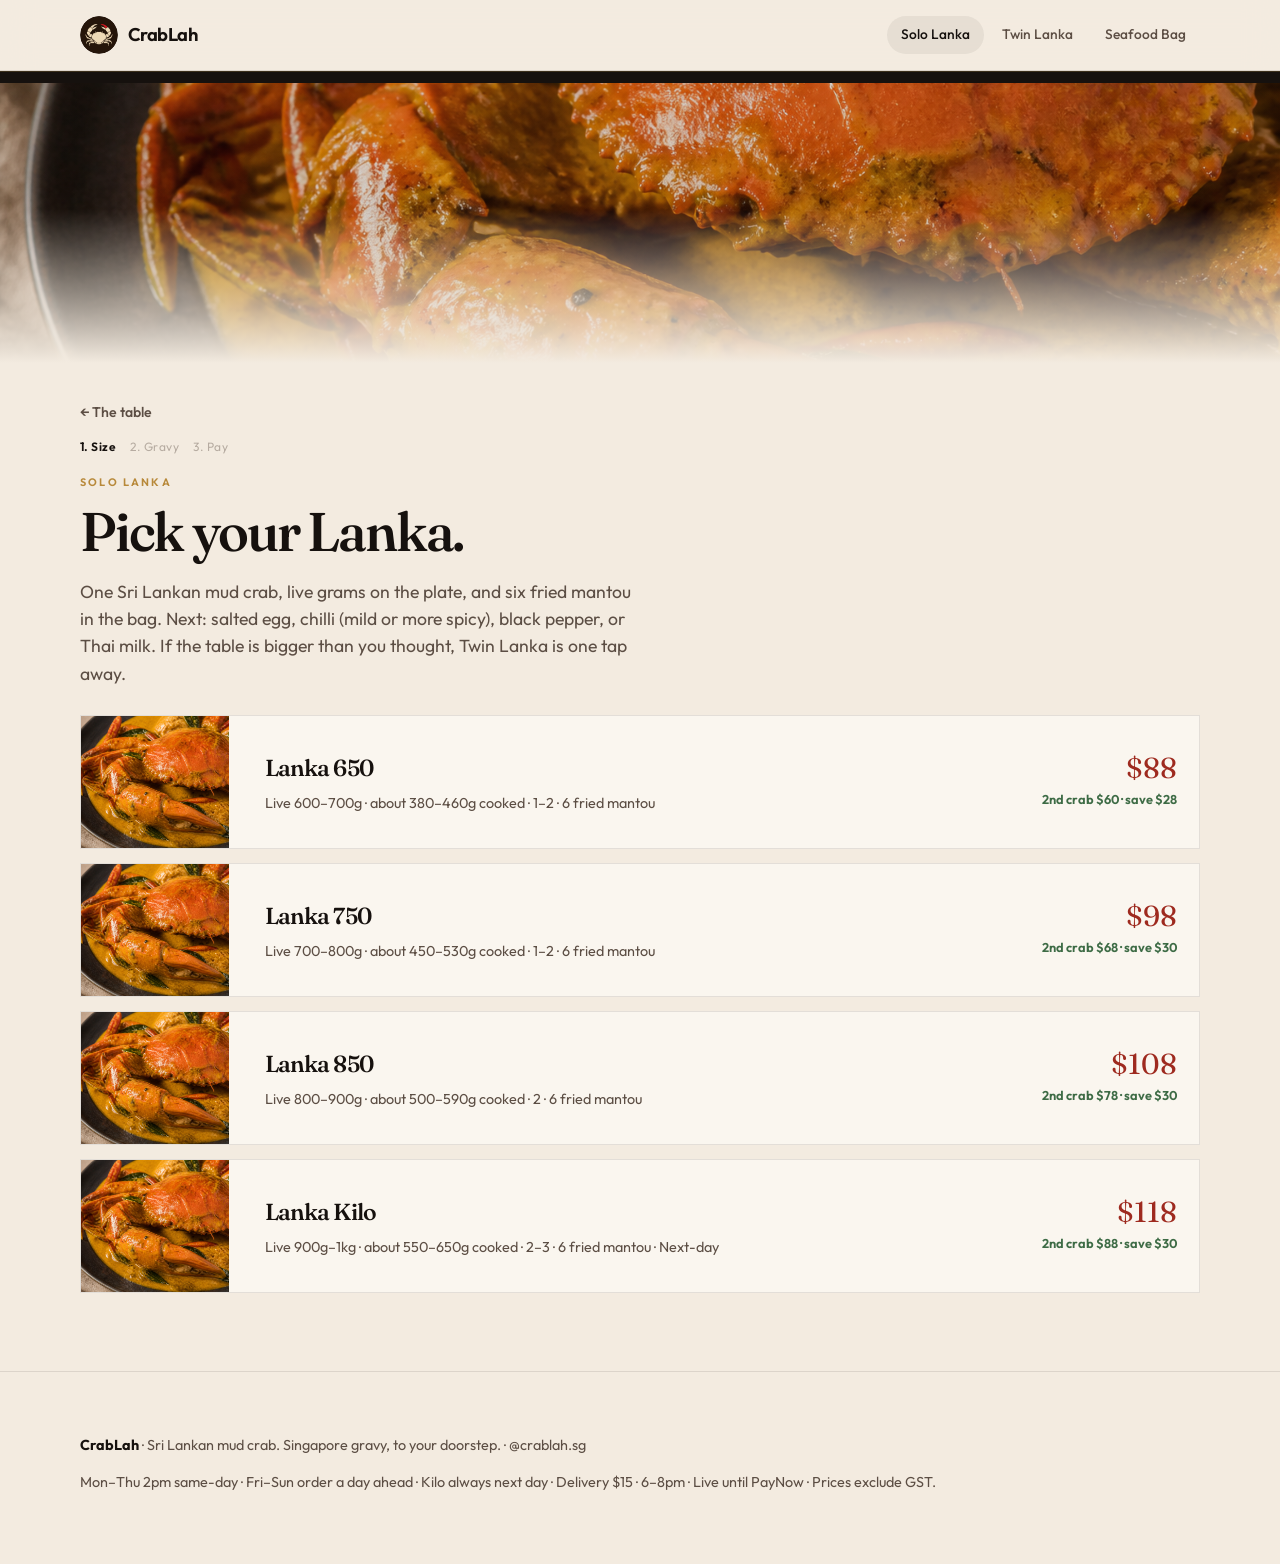
<file: website/single.html>
<!DOCTYPE html>
<html lang="en">
<head>
  <meta charset="UTF-8" />
  <meta name="viewport" content="width=device-width, initial-scale=1" />
  <title>Solo Lanka | CrabLah</title>
  <link rel="icon" href="img/logo.png" type="image/png" />
  <link rel="preconnect" href="https://fonts.googleapis.com" />
  <link rel="preconnect" href="https://fonts.gstatic.com" crossorigin />
  <link href="https://fonts.googleapis.com/css2?family=Fraunces:opsz,wght@9..144,500;9..144,600&family=Outfit:wght@400;500;600&display=swap" rel="stylesheet" />
  <link rel="stylesheet" href="css/styles.css" />
</head>
<body data-page="single">
  <div id="site-header"></div>
  <div class="banner" style="background-image:url('img/single.png')"></div>
  <main class="page" style="padding-top:0">
    <div class="wrap">
      <a class="back" href="index.html">← The table</a>
      <div class="steps"><span class="on">1. Size</span><span>2. Gravy</span><span>3. Pay</span></div>
      <p class="kicker">Solo Lanka</p>
      <h1>Pick your Lanka.</h1>
      <p class="lede page-intro">One Sri Lankan mud crab, live grams on the plate, and six fried mantou in the bag. Next: salted egg, chilli (mild or more spicy), black pepper, or Thai milk. If the table is bigger than you thought, Twin Lanka is one tap away.</p>
      <div id="size-list" style="margin-top:28px"></div>
    </div>
  </main>
  <div id="site-footer"></div>
  <script src="js/config.js"></script>
  <script src="js/products.js"></script>
  <script src="js/ui.js"></script>
  <script src="js/app.js"></script>
</body>
</html>
</file>
<file: website/css/styles.css>
:root {
  --ink: #16110e;
  --ink-soft: #5c4e44;
  --paper: #f3ebe0;
  --cream: #faf6ef;
  --chilli: #9e2a1f;
  --gold: #b8893a;
  --line: rgba(22, 17, 14, 0.1);
  --serif: "Fraunces", "Iowan Old Style", Georgia, serif;
  --sans: "Outfit", "Avenir Next", "Segoe UI", sans-serif;
}

* { box-sizing: border-box; }
html, body { margin: 0; padding: 0; }
html { scroll-behavior: smooth; }
body {
  font-family: var(--sans);
  color: var(--ink);
  background: var(--paper);
  line-height: 1.55;
  min-height: 100vh;
}
a { color: inherit; }
button, input, select, textarea { font-family: inherit; }
img { max-width: 100%; display: block; }

.wrap { width: min(1120px, calc(100% - 40px)); margin: 0 auto; }
.wrap-narrow { width: min(720px, calc(100% - 40px)); margin: 0 auto; }

.topbar {
  position: sticky;
  top: 0;
  z-index: 40;
  background: rgba(243, 235, 224, 0.92);
  backdrop-filter: blur(16px);
  border-bottom: 1px solid var(--line);
}
body.home .topbar {
  position: sticky;
  background: linear-gradient(to bottom, rgba(22,17,14,0.62), transparent);
  border: 0;
}
body.home.scrolled .topbar {
  background: rgba(243, 235, 224, 0.94);
  backdrop-filter: blur(16px);
  border-bottom: 1px solid var(--line);
}
body.home .brand, body.home .nav a { color: #faf6ef; }
body.home.scrolled .brand, body.home.scrolled .nav a { color: var(--ink); }
body.home .nav a.active, body.home .nav a:hover { background: rgba(250,246,239,0.14); color: #fff; }
body.home.scrolled .nav a.active,
body.home.scrolled .nav a:hover { background: rgba(22,17,14,0.06); color: var(--ink); }

.topbar-inner {
  display: flex;
  align-items: center;
  justify-content: space-between;
  gap: 16px;
  padding: 16px 0;
}
.brand {
  display: flex;
  align-items: center;
  gap: 10px;
  text-decoration: none;
  font-weight: 650;
  letter-spacing: -0.03em;
  font-size: 1.15rem;
}
.brand svg, .brand img.mark { width: 38px; height: 38px; border-radius: 50%; }
.nav { display: flex; gap: 4px; flex-wrap: nowrap; }
.nav a {
  text-decoration: none;
  font-size: 0.86rem;
  font-weight: 500;
  padding: 8px 14px;
  border-radius: 999px;
  color: var(--ink-soft);
}
.nav a.active, .nav a:hover { background: rgba(22,17,14,0.06); color: var(--ink); }

.kicker {
  text-transform: uppercase;
  letter-spacing: 0.2em;
  font-size: 0.68rem;
  color: var(--gold);
  font-weight: 650;
  margin: 0 0 12px;
}
h1, h2, h3 { font-family: var(--serif); letter-spacing: -0.04em; margin: 0; font-weight: 550; }
h1 { font-size: clamp(2.6rem, 7vw, 5.2rem); line-height: 0.96; }
h2 { font-size: clamp(1.7rem, 3.2vw, 2.4rem); }
h3 { font-size: 1.35rem; }
.lede {
  color: var(--ink-soft);
  margin: 16px 0 0;
  max-width: 42ch;
  font-size: 1.1rem;
}

.hero {
  position: relative;
  min-height: 94vh;
  display: flex;
  align-items: flex-end;
  color: #faf6ef;
  background: #16110e center/cover no-repeat;
}
.hero::after {
  content: "";
  position: absolute;
  inset: 0;
  background:
    linear-gradient(to top, rgba(22,17,14,0.92) 6%, rgba(22,17,14,0.22) 52%, rgba(22,17,14,0.4) 100%),
    radial-gradient(ellipse at 70% 40%, transparent 20%, rgba(22,17,14,0.35) 100%);
}
.hero-inner { position: relative; z-index: 1; padding: 0 0 80px; }
.hero .kicker { color: #e0b45a; }
.hero .lede { color: rgba(250,246,239,0.84); max-width: 40ch; }
.hero-cta { display: flex; gap: 10px; flex-wrap: wrap; margin-top: 32px; }

.ticker {
  overflow: hidden;
  background: var(--ink);
  color: #e0b45a;
  border-top: 1px solid rgba(224,180,90,0.18);
  border-bottom: 1px solid rgba(224,180,90,0.18);
}
.ticker-track {
  display: flex;
  gap: 48px;
  width: max-content;
  padding: 14px 0;
  animation: ticker 42s linear infinite;
  font-size: 0.72rem;
  letter-spacing: 0.22em;
  text-transform: uppercase;
  font-weight: 600;
}
.ticker-track span::before {
  content: "·";
  margin-right: 48px;
  opacity: 0.5;
}
@keyframes ticker {
  from { transform: translateX(0); }
  to { transform: translateX(-50%); }
}

.btn {
  border: 0;
  cursor: pointer;
  border-radius: 999px;
  padding: 12px 20px;
  font-weight: 600;
  text-decoration: none;
  display: inline-flex;
  align-items: center;
  justify-content: center;
  gap: 8px;
}
.btn-chilli { background: var(--chilli); color: #fff; }
.btn-chilli:hover { filter: brightness(1.08); }
.btn-ink { background: var(--ink); color: var(--cream); }
.btn-ghost {
  background: transparent;
  border: 1px solid var(--line);
  color: var(--ink);
}
.hero .btn-ghost,
.close .btn-ghost { border-color: rgba(250,246,239,0.35); color: #faf6ef; }
.btn-lg { padding: 16px 24px; font-size: 1rem; }
.btn-block { width: 100%; }

.section { padding: 88px 0; }
.section-head { margin-bottom: 36px; }
.section-head .lede { margin-top: 12px; }

.menus {
  display: grid;
  grid-template-columns: 1.2fr 0.8fr;
  grid-template-rows: auto auto;
  gap: 16px;
}
.menu-card {
  position: relative;
  display: block;
  text-decoration: none;
  min-height: 360px;
  overflow: hidden;
  color: #faf6ef;
  background: #1c1410 center/cover no-repeat;
  transition: transform 0.4s ease;
}
.menu-card:first-child { grid-row: span 2; min-height: 736px; }
.menu-card:hover { transform: scale(1.008); }
.menu-card::after {
  content: "";
  position: absolute;
  inset: 0;
  background: linear-gradient(to top, rgba(22,17,14,0.88), rgba(22,17,14,0.08) 55%);
}
.menu-card .pad {
  position: relative;
  z-index: 1;
  height: 100%;
  display: flex;
  flex-direction: column;
  justify-content: flex-end;
  padding: 32px;
}
.menu-card h2 { color: #fff; margin: 6px 0 10px; font-size: clamp(2rem, 3vw, 2.8rem); }
.menu-card p { margin: 0; color: rgba(250,246,239,0.8); max-width: 32ch; }
.menu-card .price {
  font-family: var(--serif);
  font-size: 1.6rem;
  color: #e0b45a;
  margin-top: 16px;
}

.story-section { padding-top: 24px; }
.story {
  display: grid;
  grid-template-columns: 1fr 1fr;
  gap: 56px;
  align-items: center;
}
.story-photo img { width: 100%; height: 520px; object-fit: cover; }
.story-photo figcaption {
  margin-top: 10px;
  font-size: 0.8rem;
  letter-spacing: 0.04em;
  color: var(--ink-soft);
}
.story-copy p { color: var(--ink-soft); font-size: 1.06rem; }
.pull {
  font-family: var(--serif);
  font-size: 1.55rem;
  line-height: 1.25;
  color: var(--ink) !important;
  font-style: italic;
  margin: 8px 0 20px;
}
.proofs { display: grid; grid-template-columns: repeat(3, 1fr); gap: 28px; margin-top: 56px; }
.proof h3 { font-size: 1.3rem; margin-bottom: 10px; }
.proof p { margin: 0; color: var(--ink-soft); font-size: 0.98rem; }

.close { padding-top: 0; }
.close-inner {
  position: relative;
  min-height: 420px;
  display: flex;
  flex-direction: column;
  justify-content: flex-end;
  padding: 48px;
  color: #faf6ef;
  background: #16110e center/cover no-repeat;
}
.close-inner::after {
  content: "";
  position: absolute;
  inset: 0;
  background: linear-gradient(to top, rgba(22,17,14,0.9), rgba(22,17,14,0.25));
}
.close-inner > * { position: relative; z-index: 1; }
.close-inner .lede,
.close-inner p { color: rgba(250,246,239,0.82); max-width: 40ch; }
.close-inner .btn { margin-top: 22px; align-self: flex-start; }

.page { padding: 36px 0 64px; }
.page.has-sticky { padding-bottom: 120px; }
.page h1 { font-size: clamp(1.9rem, 5.5vw, 3.4rem); line-height: 1.08; }
.banner {
  height: 280px;
  margin: -36px 0 36px;
  background: #1c1410 center/cover no-repeat;
  position: relative;
}
.banner::after {
  content: "";
  position: absolute;
  inset: 0;
  background: linear-gradient(to top, var(--paper) 0%, rgba(22,17,14,0.18) 55%);
}
.page-intro { max-width: 46ch; }

.steps {
  display: flex;
  gap: 14px;
  font-size: 0.75rem;
  color: var(--ink-soft);
  margin-bottom: 18px;
  letter-spacing: 0.04em;
}
.steps span { opacity: 0.4; }
.steps .on { opacity: 1; color: var(--ink); font-weight: 650; }
.back {
  display: inline-block;
  margin-bottom: 14px;
  font-size: 0.88rem;
  font-weight: 550;
  text-decoration: none;
  color: var(--ink-soft);
}

.choice {
  display: flex;
  align-items: center;
  justify-content: space-between;
  gap: 16px;
  width: 100%;
  text-align: left;
  background: var(--cream);
  border: 1px solid var(--line);
  padding: 0;
  margin: 0 0 14px;
  cursor: pointer;
  text-decoration: none;
  color: inherit;
  overflow: hidden;
}
.choice:hover { outline: 1px solid var(--ink); }
.choice .thumb {
  width: 148px;
  height: 132px;
  object-fit: cover;
  flex-shrink: 0;
  background: #1c1410;
}
.choice .copy { padding: 18px 8px 18px 20px; flex: 1; }
.choice .copy h3 { font-size: 1.45rem; }
.choice .right { text-align: right; flex-shrink: 0; padding: 16px 22px 16px 0; }
.choice .price { font-family: var(--serif); font-size: 1.8rem; color: var(--chilli); line-height: 1; }
.choice .save { font-size: 0.8rem; color: #3d6b45; font-weight: 650; margin-top: 8px; }
.choice .save s { color: var(--ink-soft); font-weight: 500; margin-right: 4px; }
.meta { font-size: 0.9rem; color: var(--ink-soft); margin-top: 6px; }

.panel {
  background: var(--cream);
  border: 1px solid var(--line);
  padding: 24px;
  margin: 16px 0;
}
.panel h2 { margin-bottom: 8px; font-size: 1.4rem; }
.panel p { margin: 0 0 14px; color: var(--ink-soft); }
.chip-row { display: flex; flex-wrap: wrap; gap: 8px; }
.chip {
  border: 1px solid var(--line);
  background: var(--paper);
  border-radius: 999px;
  padding: 11px 16px;
  font-size: 0.92rem;
  font-weight: 550;
  cursor: pointer;
}
.heat-label {
  margin: 16px 0 8px;
  font-size: 0.78rem;
  font-weight: 650;
  letter-spacing: 0.14em;
  text-transform: uppercase;
  color: var(--ink-soft);
}

.toggle {
  display: flex;
  gap: 14px;
  align-items: flex-start;
  padding: 20px;
  border: 1px solid var(--line);
  background: var(--cream);
  cursor: pointer;
  width: 100%;
  text-align: left;
  margin: 16px 0;
}
.toggle.on { outline: 1px solid var(--chilli); background: #fff7f4; }
.toggle b { display: block; font-size: 1.2rem; font-family: var(--serif); margin-bottom: 4px; }
.toggle span { color: var(--ink-soft); font-size: 0.95rem; }

.deal {
  display: grid;
  grid-template-columns: 96px minmax(0, 1fr) auto;
  width: 100%;
  margin: 16px 0;
  padding: 0;
  border: 1px solid var(--chilli);
  background: #fff7f4;
  color: inherit;
  font: inherit;
  appearance: none;
  cursor: pointer;
  text-align: left;
  overflow: hidden;
}
.deal.on { background: #f4ead8; }
.deal .addon-thumb {
  width: 100%;
  height: 100%;
  min-height: 140px;
  object-fit: cover;
}
.deal .copy { padding: 16px 14px; min-width: 0; }
.deal .copy b { display: block; font-family: var(--serif); font-size: 1.35rem; margin-bottom: 6px; }
.deal .copy p { margin: 0 0 10px; color: var(--ink-soft); font-size: 0.92rem; }
.deal .copy .kicker { color: var(--gold); font-size: 0.68rem; margin: 0 0 4px; }
.deal-cta {
  display: flex;
  align-items: center;
  justify-content: center;
  min-width: 7.2rem;
  padding: 16px 14px;
  background: var(--chilli);
  color: #fff;
  font-weight: 650;
  font-size: 0.88rem;
  text-align: center;
}
.deal.on .deal-cta { background: var(--ink); }
.deal-prices {
  display: flex;
  align-items: baseline;
  flex-wrap: wrap;
  gap: 8px;
  margin-top: 6px;
}
.deal-prices s { color: var(--ink-soft); font-size: 0.92rem; }
.deal-prices b { font-family: var(--serif); font-size: 1.45rem; color: var(--chilli); }
.save-pill {
  background: #3d6b45;
  color: #fff;
  font-size: 0.72rem;
  font-weight: 700;
  letter-spacing: 0.04em;
  text-transform: uppercase;
  padding: 4px 8px;
  border-radius: 999px;
}
.deal-total { font-size: 0.82rem; color: var(--ink-soft); margin-top: 8px; }
.addon-row .deal-prices b { font-size: 1.2rem; }

.row {
  display: flex;
  align-items: center;
  justify-content: space-between;
  gap: 12px;
  padding: 14px 0;
  border-bottom: 1px solid var(--line);
}
.row:last-child { border-bottom: 0; }
.addon-row { gap: 14px; }
.addon-row .copy { min-width: 0; flex: 1; }
.addon-thumb {
  width: 64px;
  height: 64px;
  object-fit: cover;
  flex-shrink: 0;
  background: #1c1410;
}
.foc-tag {
  flex-shrink: 0;
  font-size: 0.86rem;
  font-weight: 650;
  letter-spacing: 0.04em;
  text-transform: uppercase;
  color: var(--gold);
}
.when-copy {
  margin: 8px 0 4px;
  font-size: 0.92rem;
  color: var(--ink-soft);
  max-width: 48ch;
}
.stepper { display: flex; align-items: center; gap: 10px; }
.stepper button {
  width: 40px;
  height: 40px;
  border-radius: 50%;
  border: 1px solid var(--line);
  background: var(--paper);
  font-size: 1.2rem;
  cursor: pointer;
}
.stepper b { min-width: 1.2em; text-align: center; }
.contents { margin: 0; padding-left: 18px; color: var(--ink-soft); font-size: 0.92rem; }

.sticky {
  position: fixed;
  left: 0; right: 0; bottom: 0;
  background: var(--ink);
  color: var(--cream);
  padding: 12px 16px calc(12px + env(safe-area-inset-bottom));
  z-index: 50;
}
.sticky-inner {
  width: min(720px, 100%);
  margin: 0 auto;
  display: flex;
  align-items: center;
  gap: 12px;
}
.sticky .sum { flex: 1; }
.sticky .sum b { display: block; font-family: var(--serif); font-size: 1.45rem; }
.sticky .sum span { font-size: 0.8rem; opacity: 0.7; }

.form label { display: block; font-size: 0.8rem; font-weight: 600; margin: 12px 0 4px; }
.form input, .form select, .form textarea {
  width: 100%;
  padding: 12px;
  border: 1px solid var(--line);
  background: var(--cream);
  font-size: 1rem;
}
.fulfil-note {
  margin: 8px 0 16px;
  padding: 14px 16px;
  border: 1px solid var(--line);
  background: var(--cream);
  font-size: 0.95rem;
  color: var(--ink-soft);
}
.line { display: flex; justify-content: space-between; gap: 8px; padding: 10px 0; border-bottom: 1px solid var(--line); }
.checkout-wrap { max-width: 640px; }
.pay-card {
  margin-top: 8px;
  padding: 28px 24px 32px;
  background: var(--cream);
  border: 1px solid var(--line);
  text-align: center;
}
.pay-amount {
  font-family: var(--serif);
  font-size: clamp(2.4rem, 8vw, 3.6rem);
  letter-spacing: -0.04em;
  margin: 0 0 8px;
  color: var(--chilli);
  line-height: 1;
}
.pay-card #qrcode,
.paynow-qr {
  display: block;
  width: min(280px, 100%);
  height: auto;
  margin: 16px auto 20px;
  background: #fff;
}
.pay-card h1 { margin: 0 0 8px; }
.pay-hint {
  color: var(--ink-soft);
  font-size: 0.95rem;
  margin: 0 0 22px;
}
.pay-hint b { color: var(--ink); }
.receipt-actions {
  display: flex;
  flex-wrap: wrap;
  gap: 10px;
  margin-top: 20px;
}
.receipt h2 { margin-bottom: 8px; }
.ticket { display: none; }

@media print {
  .topbar, .ticker, footer, .back, .steps, .receipt-actions { display: none !important; }
  .page { padding: 0; }
  .panel { border: 0; }
  body { background: #fff; }
}
.note { font-size: 0.85rem; color: var(--ink-soft); }
footer { padding: 48px 0 56px; color: var(--ink-soft); font-size: 0.9rem; border-top: 1px solid var(--line); }
footer b { color: var(--ink); }

@media (max-width: 800px) {
  .topbar-inner { gap: 8px; }
  .nav { overflow-x: auto; -webkit-overflow-scrolling: touch; }
  .nav a { padding: 7px 10px; font-size: 0.78rem; white-space: nowrap; }
  .menus, .story, .proofs { grid-template-columns: 1fr; }
  .menu-card, .menu-card:first-child { min-height: 300px; grid-row: auto; }
  .story-photo img { height: 280px; }
  .hero { min-height: 86vh; }
  .hero-inner { padding-bottom: 56px; }
  .choice { flex-wrap: wrap; }
  .choice .thumb { width: 100%; height: 180px; }
  .choice .right { padding: 0 20px 18px; text-align: left; }
  .deal { grid-template-columns: 88px minmax(0, 1fr); }
  .deal .addon-thumb { min-height: 110px; }
  .deal-cta { grid-column: 1 / -1; width: 100%; min-width: 0; padding: 14px; }
  .banner { height: 180px; }
  .close-inner { padding: 28px 22px; min-height: 360px; }
}
</file>
